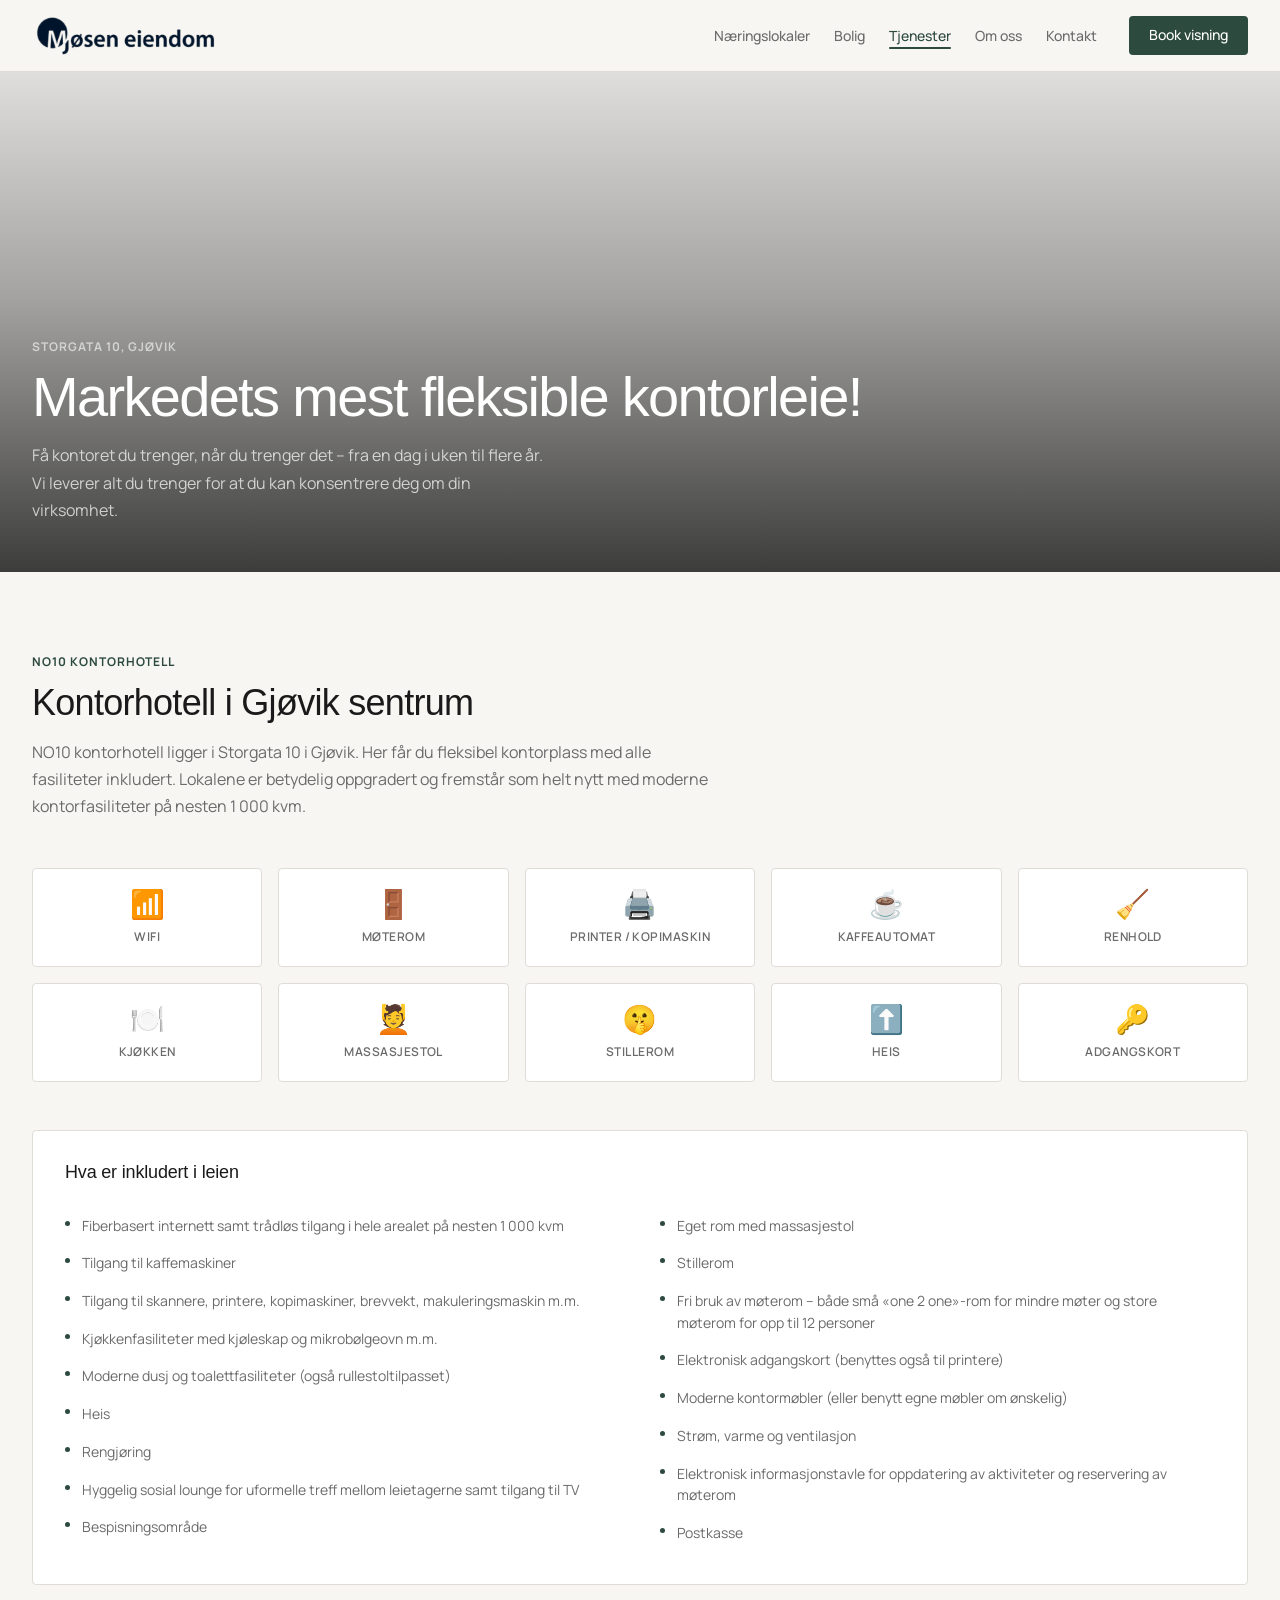
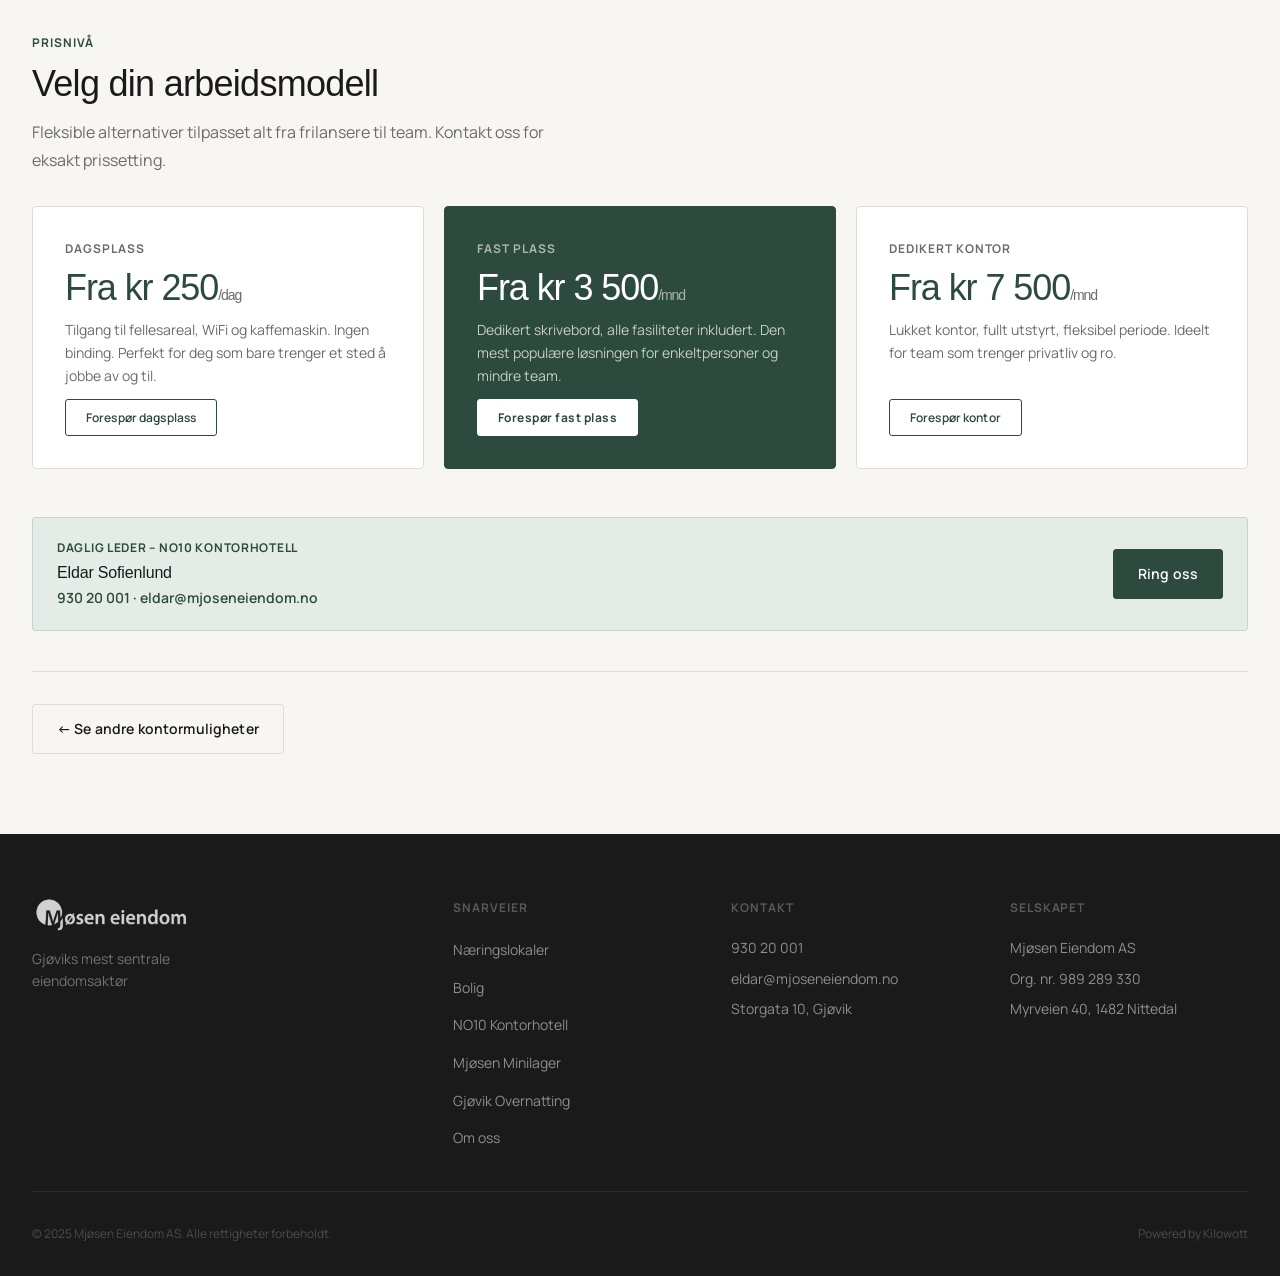
<file: docs/no10.html>
<!DOCTYPE html>
<html lang="nb">
<head>
  <meta charset="UTF-8">
  <meta name="viewport" content="width=device-width, initial-scale=1.0">
  <title>NO10 Kontorhotell – Mjøsen Eiendom</title>
  <meta name="description" content="Markedets mest fleksible kontorleie. Kontorplass i Storgata 10, Gjøvik – fra en dag til flere år.">
  <link rel="preconnect" href="https://fonts.googleapis.com">
  <link rel="preconnect" href="https://fonts.gstatic.com" crossorigin>
  <link href="https://fonts.googleapis.com/css2?family=Manrope:wght@300;400;500;600&display=swap" rel="stylesheet">
  <link rel="stylesheet" href="styles.css">
</head>
<body>

  <header class="site-header" role="banner">
    <div class="container">
      <a href="index.html" class="site-logo" aria-label="Mjøsen Eiendom – tilbake til forsiden">
        <img src="assets/logo.png" alt="Mjøsen Eiendom" height="40" width="auto">
      </a>
      <nav class="site-nav" aria-label="Hovednavigasjon">
        <ul class="site-nav__links" role="list">
          <li><a href="naering.html"         class="site-nav__link">Næringslokaler</a></li>
          <li><a href="bolig.html"           class="site-nav__link">Bolig</a></li>
          <li><a href="index.html#tjenester" class="site-nav__link active">Tjenester</a></li>
          <li><a href="index.html#om-oss"    class="site-nav__link">Om oss</a></li>
          <li><a href="kontakt.html"         class="site-nav__link">Kontakt</a></li>
        </ul>
        <a href="kontakt.html" class="site-nav__cta">Book visning</a>
      </nav>
      <button class="nav-toggle" aria-label="Åpne navigasjonsmeny" aria-expanded="false" aria-controls="mobile-nav">
        <span></span><span></span><span></span>
      </button>
    </div>
  </header>

  <nav class="mobile-nav" id="mobile-nav" aria-label="Mobilnavigasjon" aria-hidden="true">
    <ul class="mobile-nav__links" role="list">
      <li><a href="naering.html"         class="mobile-nav__link">Næringslokaler</a></li>
      <li><a href="bolig.html"           class="mobile-nav__link">Bolig</a></li>
      <li><a href="index.html#tjenester" class="mobile-nav__link">Tjenester</a></li>
      <li><a href="index.html#om-oss"    class="mobile-nav__link">Om oss</a></li>
      <li><a href="kontakt.html"         class="mobile-nav__link">Kontakt</a></li>
    </ul>
    <a href="kontakt.html" class="mobile-nav__phone">Book visning</a>
  </nav>

  <main>

    <!-- Hero -->
    <div class="page-hero page-hero--tall" aria-label="NO10 Kontorhotell">
      <div class="page-hero__bg" style="background-image: url('https://images.unsplash.com/photo-1497366216548-37526070297c?w=1600&q=80');"></div>
      <div class="page-hero__content">
        <div class="container">
          <span class="page-hero__eyebrow">Storgata 10, Gjøvik</span>
          <h1 class="page-hero__title">Markedets mest fleksible kontorleie!</h1>
          <p class="page-hero__subtitle">Få kontoret du trenger, når du trenger det – fra en dag i uken til flere år. Vi leverer alt du trenger for at du kan konsentrere deg om din virksomhet.</p>
        </div>
      </div>
    </div>

    <!-- Ingress -->
    <section class="section" aria-labelledby="no10-heading">
      <div class="container">

        <div class="section-header">
          <span class="section-label">NO10 Kontorhotell</span>
          <h2 class="section-title" id="no10-heading">Kontorhotell i Gjøvik sentrum</h2>
          <p class="section-intro" style="max-width:680px;">
            NO10 kontorhotell ligger i Storgata 10 i Gjøvik. Her får du fleksibel kontorplass med alle fasiliteter inkludert. Lokalene er betydelig oppgradert og fremstår som helt nytt med moderne kontorfasiliteter på nesten 1&nbsp;000 kvm.
          </p>
        </div>

        <!-- Amenity grid -->
        <div class="amenity-grid" aria-label="Fasiliteter inkludert i leien">
          <div class="amenity-card">
            <span class="amenity-card__icon" aria-hidden="true">📶</span>
            <span class="amenity-card__label">WiFi</span>
          </div>
          <div class="amenity-card">
            <span class="amenity-card__icon" aria-hidden="true">🚪</span>
            <span class="amenity-card__label">Møterom</span>
          </div>
          <div class="amenity-card">
            <span class="amenity-card__icon" aria-hidden="true">🖨️</span>
            <span class="amenity-card__label">Printer / Kopimaskin</span>
          </div>
          <div class="amenity-card">
            <span class="amenity-card__icon" aria-hidden="true">☕</span>
            <span class="amenity-card__label">Kaffeautomat</span>
          </div>
          <div class="amenity-card">
            <span class="amenity-card__icon" aria-hidden="true">🧹</span>
            <span class="amenity-card__label">Renhold</span>
          </div>
          <div class="amenity-card">
            <span class="amenity-card__icon" aria-hidden="true">🍽️</span>
            <span class="amenity-card__label">Kjøkken</span>
          </div>
          <div class="amenity-card">
            <span class="amenity-card__icon" aria-hidden="true">💆</span>
            <span class="amenity-card__label">Massasjestol</span>
          </div>
          <div class="amenity-card">
            <span class="amenity-card__icon" aria-hidden="true">🤫</span>
            <span class="amenity-card__label">Stillerom</span>
          </div>
          <div class="amenity-card">
            <span class="amenity-card__icon" aria-hidden="true">⬆️</span>
            <span class="amenity-card__label">Heis</span>
          </div>
          <div class="amenity-card">
            <span class="amenity-card__icon" aria-hidden="true">🔑</span>
            <span class="amenity-card__label">Adgangskort</span>
          </div>
        </div>

        <!-- Full included list -->
        <div class="included-section" aria-label="Alt som er inkludert i leien">
          <h3 class="included-section__title">Hva er inkludert i leien</h3>
          <ul class="included-list">
            <li>Fiberbasert internett samt trådløs tilgang i hele arealet på nesten 1&nbsp;000 kvm</li>
            <li>Tilgang til kaffemaskiner</li>
            <li>Tilgang til skannere, printere, kopimaskiner, brevvekt, makuleringsmaskin m.m.</li>
            <li>Kjøkkenfasiliteter med kjøleskap og mikrobølgeovn m.m.</li>
            <li>Moderne dusj og toalettfasiliteter (også rullestoltilpasset)</li>
            <li>Heis</li>
            <li>Rengjøring</li>
            <li>Hyggelig sosial lounge for uformelle treff mellom leietagerne samt tilgang til TV</li>
            <li>Bespisningsområde</li>
            <li>Eget rom med massasjestol</li>
            <li>Stillerom</li>
            <li>Fri bruk av møterom – både små «one 2 one»-rom for mindre møter og store møterom for opp til 12 personer</li>
            <li>Elektronisk adgangskort (benyttes også til printere)</li>
            <li>Moderne kontormøbler (eller benytt egne møbler om ønskelig)</li>
            <li>Strøm, varme og ventilasjon</li>
            <li>Elektronisk informasjonstavle for oppdatering av aktiviteter og reservering av møterom</li>
            <li>Postkasse</li>
          </ul>
        </div>

        <!-- Pricing -->
        <div class="section-header" style="margin-bottom: var(--sp-8);">
          <span class="section-label">Prisnivå</span>
          <h2 class="section-title">Velg din arbeidsmodell</h2>
          <p class="section-intro">Fleksible alternativer tilpasset alt fra frilansere til team. Kontakt oss for eksakt prissetting.</p>
        </div>

        <div class="pricing-grid" aria-label="Prisalternativer">
          <div class="pricing-card">
            <span class="pricing-card__label">Dagsplass</span>
            <div class="pricing-card__price">Fra kr 250<span style="font-size:var(--text-sm);font-weight:400;color:var(--color-text-muted)">/dag</span></div>
            <p class="pricing-card__desc">Tilgang til fellesareal, WiFi og kaffemaskin. Ingen binding. Perfekt for deg som bare trenger et sted å jobbe av og til.</p>
            <a href="mailto:eldar@mjoseneiendom.no" class="btn btn--ghost" style="align-self:flex-start;">Forespør dagsplass</a>
          </div>

          <div class="pricing-card pricing-card--featured">
            <span class="pricing-card__label">Fast plass</span>
            <div class="pricing-card__price">Fra kr 3&nbsp;500<span style="font-size:var(--text-sm);font-weight:400;color:rgba(255,255,255,0.6)">/mnd</span></div>
            <p class="pricing-card__desc">Dedikert skrivebord, alle fasiliteter inkludert. Den mest populære løsningen for enkeltpersoner og mindre team.</p>
            <a href="mailto:eldar@mjoseneiendom.no" class="btn" style="background:#fff;color:var(--color-accent);border:1.5px solid #fff;font-size:var(--text-xs);font-weight:700;letter-spacing:0.04em;padding:var(--sp-2) var(--sp-5);min-height:36px;border-radius:3px;align-self:flex-start;">Forespør fast plass</a>
          </div>

          <div class="pricing-card">
            <span class="pricing-card__label">Dedikert kontor</span>
            <div class="pricing-card__price">Fra kr 7&nbsp;500<span style="font-size:var(--text-sm);font-weight:400;color:var(--color-text-muted)">/mnd</span></div>
            <p class="pricing-card__desc">Lukket kontor, fullt utstyrt, fleksibel periode. Ideelt for team som trenger privatliv og ro.</p>
            <a href="mailto:eldar@mjoseneiendom.no" class="btn btn--ghost" style="align-self:flex-start;">Forespør kontor</a>
          </div>
        </div>

        <!-- Contact CTA -->
        <div class="contact-cta-block" aria-label="Kontakt Eldar Sofienlund om NO10">
          <div>
            <div class="contact-cta-block__role">Daglig leder – NO10 Kontorhotell</div>
            <div class="contact-cta-block__name">Eldar Sofienlund</div>
            <div class="contact-cta-block__phone">
              <a href="tel:93020001">930 20 001</a> ·
              <a href="mailto:eldar@mjoseneiendom.no" style="color:var(--color-accent);font-weight:600;">eldar@mjoseneiendom.no</a>
            </div>
          </div>
          <a href="tel:93020001" class="btn btn--primary">Ring oss</a>
        </div>

        <!-- Back link -->
        <div style="margin-top: var(--sp-10); padding-top: var(--sp-8); border-top: 1px solid var(--color-border);">
          <a href="naering.html" class="btn btn--secondary" aria-label="Se andre kontormuligheter">← Se andre kontormuligheter</a>
        </div>

      </div>
    </section>

  </main>

  <footer class="site-footer" role="contentinfo">
    <div class="container">
      <div class="footer-grid">
        <div>
          <a href="index.html" class="footer-logo"><img src="assets/logo.png" alt="Mjøsen Eiendom" loading="lazy"></a>
          <p class="footer-tagline">Gjøviks mest sentrale eiendomsaktør</p>
        </div>
        <div>
          <div class="footer-col__heading">Snarveier</div>
          <ul class="footer-links" role="list">
            <li><a href="naering.html"         class="footer-link">Næringslokaler</a></li>
            <li><a href="bolig.html"           class="footer-link">Bolig</a></li>
            <li><a href="no10.html"            class="footer-link">NO10 Kontorhotell</a></li>
            <li><a href="index.html#tjenester" class="footer-link">Mjøsen Minilager</a></li>
            <li><a href="index.html#tjenester" class="footer-link">Gjøvik Overnatting</a></li>
            <li><a href="index.html#om-oss"    class="footer-link">Om oss</a></li>
          </ul>
        </div>
        <div>
          <div class="footer-col__heading">Kontakt</div>
          <div class="footer-contact-item"><a href="tel:93020001">930 20 001</a></div>
          <div class="footer-contact-item"><a href="mailto:eldar@mjoseneiendom.no">eldar@mjoseneiendom.no</a></div>
          <div class="footer-contact-item">Storgata 10, Gjøvik</div>
        </div>
        <div>
          <div class="footer-col__heading">Selskapet</div>
          <div class="footer-contact-item">Mjøsen Eiendom AS</div>
          <div class="footer-contact-item">Org. nr. 989 289 330</div>
          <div class="footer-contact-item">Myrveien 40, 1482 Nittedal</div>
        </div>
      </div>
      <div class="footer-bottom">
        <p class="footer-legal">© 2025 Mjøsen Eiendom AS. Alle rettigheter forbeholdt.</p>
        <p class="footer-legal">Powered by Kilowott</p>
      </div>
    </div>
  </footer>

  <script src="script.js"></script>
</body>
</html>
</file>
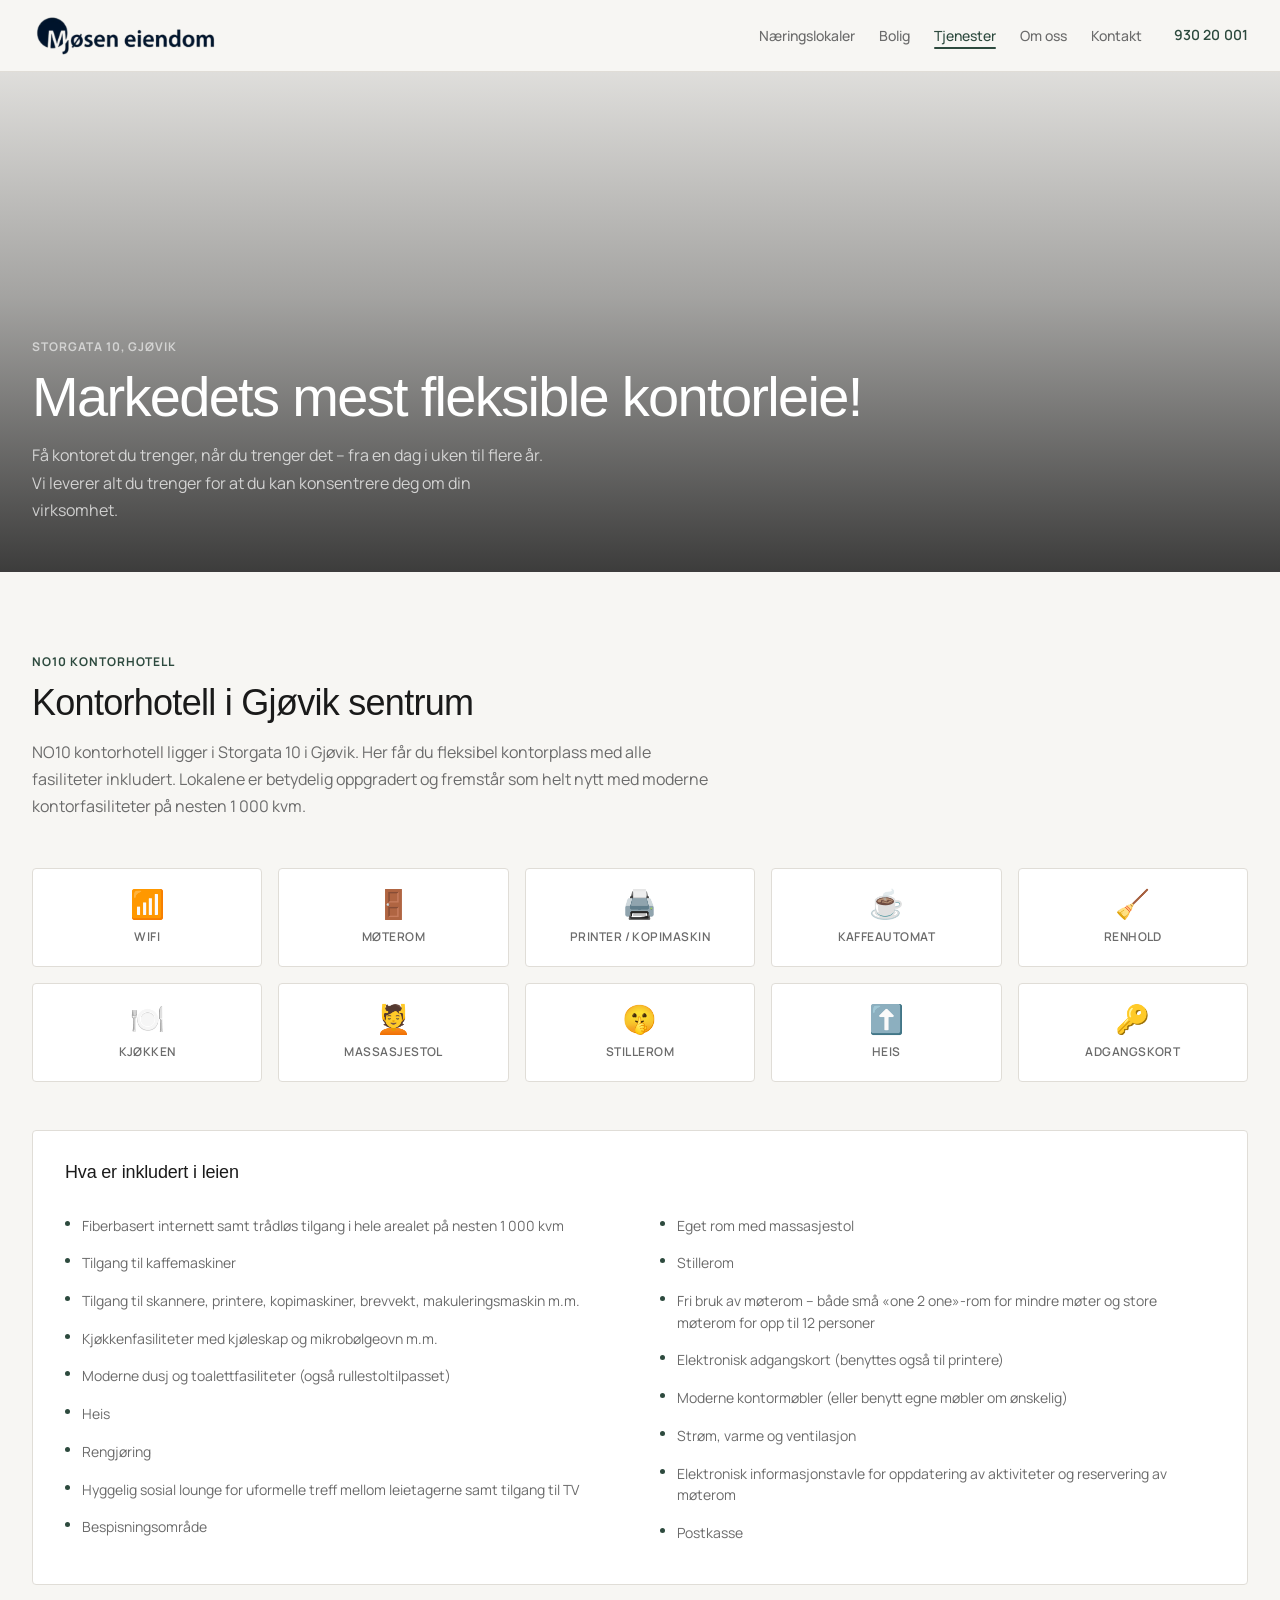
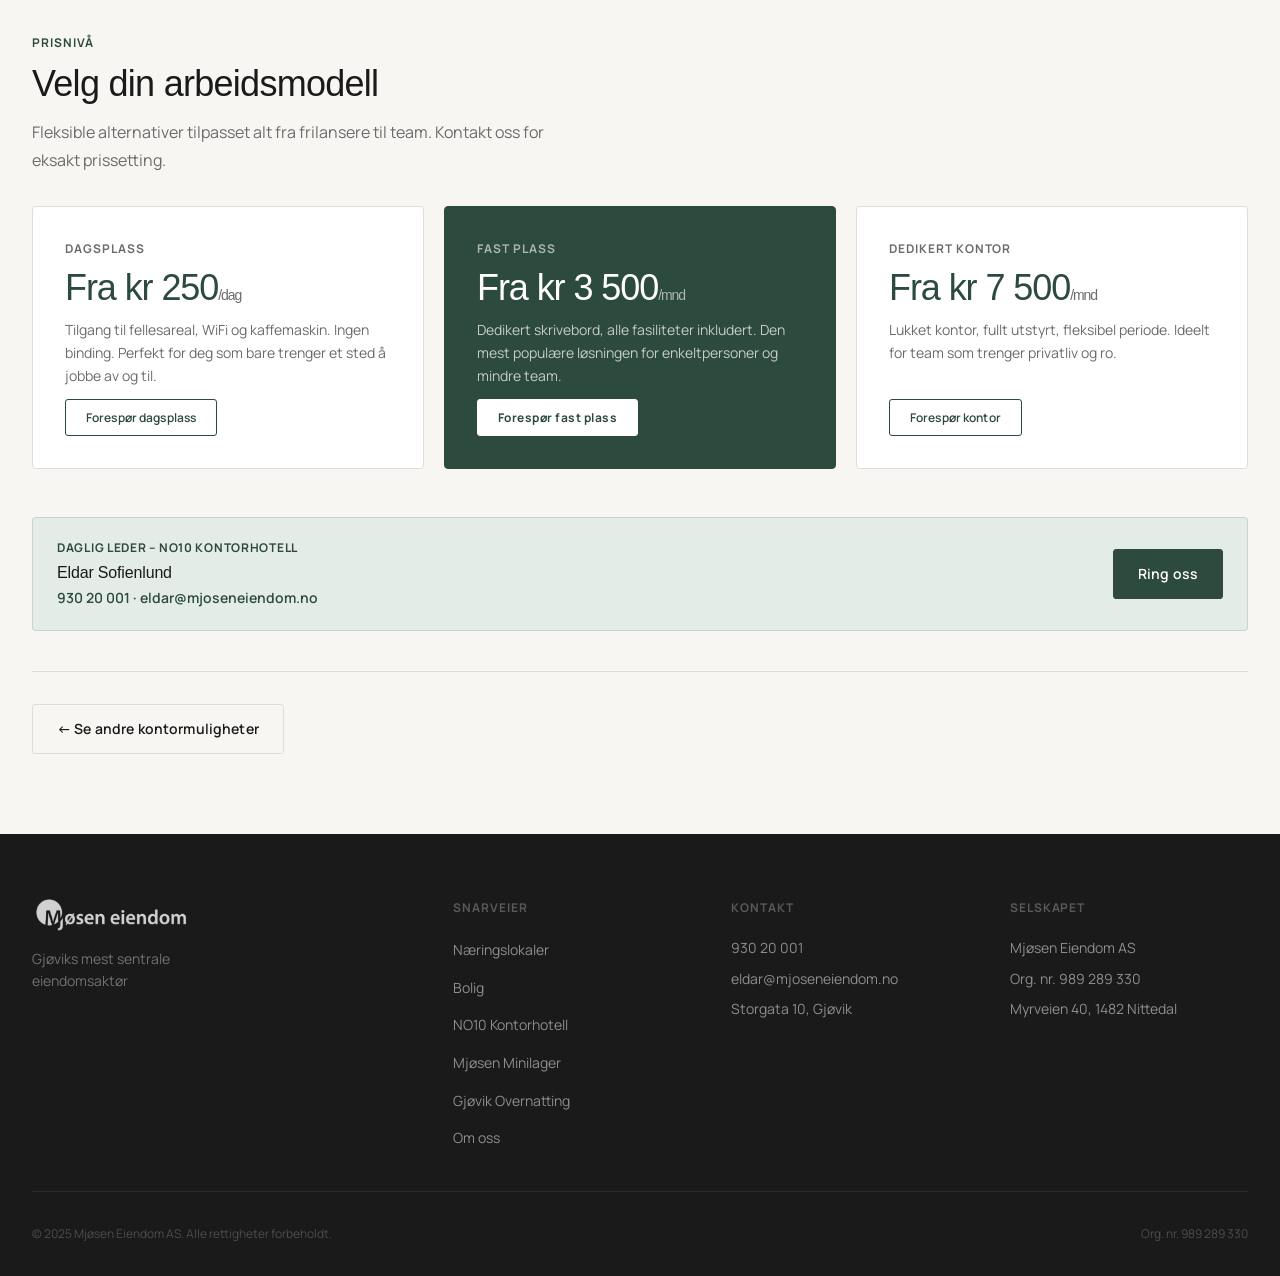
<file: src/no10.html>
<!DOCTYPE html>
<html lang="nb">
<head>
  <meta charset="UTF-8">
  <meta name="viewport" content="width=device-width, initial-scale=1.0">
  <title>NO10 Kontorhotell – Mjøsen Eiendom</title>
  <meta name="description" content="Markedets mest fleksible kontorleie. Kontorplass i Storgata 10, Gjøvik – fra en dag til flere år.">
  <link rel="preconnect" href="https://fonts.googleapis.com">
  <link rel="preconnect" href="https://fonts.gstatic.com" crossorigin>
  <link href="https://fonts.googleapis.com/css2?family=Manrope:wght@300;400;500;600&display=swap" rel="stylesheet">
  <link rel="stylesheet" href="styles.css">
</head>
<body>

  <header class="site-header" role="banner">
    <div class="container">
      <a href="index.html" class="site-logo" aria-label="Mjøsen Eiendom – tilbake til forsiden">
        <img src="../assets/logo.png" alt="Mjøsen Eiendom" height="40" width="auto">
      </a>
      <nav class="site-nav" aria-label="Hovednavigasjon">
        <ul class="site-nav__links" role="list">
          <li><a href="naering.html"         class="site-nav__link">Næringslokaler</a></li>
          <li><a href="bolig.html"           class="site-nav__link">Bolig</a></li>
          <li><a href="index.html#tjenester" class="site-nav__link active">Tjenester</a></li>
          <li><a href="index.html#om-oss"    class="site-nav__link">Om oss</a></li>
          <li><a href="kontakt.html"         class="site-nav__link">Kontakt</a></li>
        </ul>
        <a href="tel:93020001" class="site-nav__phone" aria-label="Ring oss på 930 20 001">930 20 001</a>
      </nav>
      <button class="nav-toggle" aria-label="Åpne navigasjonsmeny" aria-expanded="false" aria-controls="mobile-nav">
        <span></span><span></span><span></span>
      </button>
    </div>
  </header>

  <nav class="mobile-nav" id="mobile-nav" aria-label="Mobilnavigasjon" aria-hidden="true">
    <ul class="mobile-nav__links" role="list">
      <li><a href="naering.html"         class="mobile-nav__link">Næringslokaler</a></li>
      <li><a href="bolig.html"           class="mobile-nav__link">Bolig</a></li>
      <li><a href="index.html#tjenester" class="mobile-nav__link">Tjenester</a></li>
      <li><a href="index.html#om-oss"    class="mobile-nav__link">Om oss</a></li>
      <li><a href="kontakt.html"         class="mobile-nav__link">Kontakt</a></li>
    </ul>
    <a href="tel:93020001" class="mobile-nav__phone">930 20 001</a>
  </nav>

  <main>

    <!-- Hero -->
    <div class="page-hero page-hero--tall" aria-label="NO10 Kontorhotell">
      <div class="page-hero__bg" style="background-image: url('https://images.unsplash.com/photo-1497366216548-37526070297c?w=1600&q=80');"></div>
      <div class="page-hero__content">
        <div class="container">
          <span class="page-hero__eyebrow">Storgata 10, Gjøvik</span>
          <h1 class="page-hero__title">Markedets mest fleksible kontorleie!</h1>
          <p class="page-hero__subtitle">Få kontoret du trenger, når du trenger det – fra en dag i uken til flere år. Vi leverer alt du trenger for at du kan konsentrere deg om din virksomhet.</p>
        </div>
      </div>
    </div>

    <!-- Ingress -->
    <section class="section" aria-labelledby="no10-heading">
      <div class="container">

        <div class="section-header">
          <span class="section-label">NO10 Kontorhotell</span>
          <h2 class="section-title" id="no10-heading">Kontorhotell i Gjøvik sentrum</h2>
          <p class="section-intro" style="max-width:680px;">
            NO10 kontorhotell ligger i Storgata 10 i Gjøvik. Her får du fleksibel kontorplass med alle fasiliteter inkludert. Lokalene er betydelig oppgradert og fremstår som helt nytt med moderne kontorfasiliteter på nesten 1&nbsp;000 kvm.
          </p>
        </div>

        <!-- Amenity grid -->
        <div class="amenity-grid" aria-label="Fasiliteter inkludert i leien">
          <div class="amenity-card">
            <span class="amenity-card__icon" aria-hidden="true">📶</span>
            <span class="amenity-card__label">WiFi</span>
          </div>
          <div class="amenity-card">
            <span class="amenity-card__icon" aria-hidden="true">🚪</span>
            <span class="amenity-card__label">Møterom</span>
          </div>
          <div class="amenity-card">
            <span class="amenity-card__icon" aria-hidden="true">🖨️</span>
            <span class="amenity-card__label">Printer / Kopimaskin</span>
          </div>
          <div class="amenity-card">
            <span class="amenity-card__icon" aria-hidden="true">☕</span>
            <span class="amenity-card__label">Kaffeautomat</span>
          </div>
          <div class="amenity-card">
            <span class="amenity-card__icon" aria-hidden="true">🧹</span>
            <span class="amenity-card__label">Renhold</span>
          </div>
          <div class="amenity-card">
            <span class="amenity-card__icon" aria-hidden="true">🍽️</span>
            <span class="amenity-card__label">Kjøkken</span>
          </div>
          <div class="amenity-card">
            <span class="amenity-card__icon" aria-hidden="true">💆</span>
            <span class="amenity-card__label">Massasjestol</span>
          </div>
          <div class="amenity-card">
            <span class="amenity-card__icon" aria-hidden="true">🤫</span>
            <span class="amenity-card__label">Stillerom</span>
          </div>
          <div class="amenity-card">
            <span class="amenity-card__icon" aria-hidden="true">⬆️</span>
            <span class="amenity-card__label">Heis</span>
          </div>
          <div class="amenity-card">
            <span class="amenity-card__icon" aria-hidden="true">🔑</span>
            <span class="amenity-card__label">Adgangskort</span>
          </div>
        </div>

        <!-- Full included list -->
        <div class="included-section" aria-label="Alt som er inkludert i leien">
          <h3 class="included-section__title">Hva er inkludert i leien</h3>
          <ul class="included-list">
            <li>Fiberbasert internett samt trådløs tilgang i hele arealet på nesten 1&nbsp;000 kvm</li>
            <li>Tilgang til kaffemaskiner</li>
            <li>Tilgang til skannere, printere, kopimaskiner, brevvekt, makuleringsmaskin m.m.</li>
            <li>Kjøkkenfasiliteter med kjøleskap og mikrobølgeovn m.m.</li>
            <li>Moderne dusj og toalettfasiliteter (også rullestoltilpasset)</li>
            <li>Heis</li>
            <li>Rengjøring</li>
            <li>Hyggelig sosial lounge for uformelle treff mellom leietagerne samt tilgang til TV</li>
            <li>Bespisningsområde</li>
            <li>Eget rom med massasjestol</li>
            <li>Stillerom</li>
            <li>Fri bruk av møterom – både små «one 2 one»-rom for mindre møter og store møterom for opp til 12 personer</li>
            <li>Elektronisk adgangskort (benyttes også til printere)</li>
            <li>Moderne kontormøbler (eller benytt egne møbler om ønskelig)</li>
            <li>Strøm, varme og ventilasjon</li>
            <li>Elektronisk informasjonstavle for oppdatering av aktiviteter og reservering av møterom</li>
            <li>Postkasse</li>
          </ul>
        </div>

        <!-- Pricing -->
        <div class="section-header" style="margin-bottom: var(--sp-8);">
          <span class="section-label">Prisnivå</span>
          <h2 class="section-title">Velg din arbeidsmodell</h2>
          <p class="section-intro">Fleksible alternativer tilpasset alt fra frilansere til team. Kontakt oss for eksakt prissetting.</p>
        </div>

        <div class="pricing-grid" aria-label="Prisalternativer">
          <div class="pricing-card">
            <span class="pricing-card__label">Dagsplass</span>
            <div class="pricing-card__price">Fra kr 250<span style="font-size:var(--text-sm);font-weight:400;color:var(--color-text-muted)">/dag</span></div>
            <p class="pricing-card__desc">Tilgang til fellesareal, WiFi og kaffemaskin. Ingen binding. Perfekt for deg som bare trenger et sted å jobbe av og til.</p>
            <a href="mailto:eldar@mjoseneiendom.no" class="btn btn--ghost" style="align-self:flex-start;">Forespør dagsplass</a>
          </div>

          <div class="pricing-card pricing-card--featured">
            <span class="pricing-card__label">Fast plass</span>
            <div class="pricing-card__price">Fra kr 3&nbsp;500<span style="font-size:var(--text-sm);font-weight:400;color:rgba(255,255,255,0.6)">/mnd</span></div>
            <p class="pricing-card__desc">Dedikert skrivebord, alle fasiliteter inkludert. Den mest populære løsningen for enkeltpersoner og mindre team.</p>
            <a href="mailto:eldar@mjoseneiendom.no" class="btn" style="background:#fff;color:var(--color-accent);border:1.5px solid #fff;font-size:var(--text-xs);font-weight:700;letter-spacing:0.04em;padding:var(--sp-2) var(--sp-5);min-height:36px;border-radius:3px;align-self:flex-start;">Forespør fast plass</a>
          </div>

          <div class="pricing-card">
            <span class="pricing-card__label">Dedikert kontor</span>
            <div class="pricing-card__price">Fra kr 7&nbsp;500<span style="font-size:var(--text-sm);font-weight:400;color:var(--color-text-muted)">/mnd</span></div>
            <p class="pricing-card__desc">Lukket kontor, fullt utstyrt, fleksibel periode. Ideelt for team som trenger privatliv og ro.</p>
            <a href="mailto:eldar@mjoseneiendom.no" class="btn btn--ghost" style="align-self:flex-start;">Forespør kontor</a>
          </div>
        </div>

        <!-- Contact CTA -->
        <div class="contact-cta-block" aria-label="Kontakt Eldar Sofienlund om NO10">
          <div>
            <div class="contact-cta-block__role">Daglig leder – NO10 Kontorhotell</div>
            <div class="contact-cta-block__name">Eldar Sofienlund</div>
            <div class="contact-cta-block__phone">
              <a href="tel:93020001">930 20 001</a> ·
              <a href="mailto:eldar@mjoseneiendom.no" style="color:var(--color-accent);font-weight:600;">eldar@mjoseneiendom.no</a>
            </div>
          </div>
          <a href="tel:93020001" class="btn btn--primary">Ring oss</a>
        </div>

        <!-- Back link -->
        <div style="margin-top: var(--sp-10); padding-top: var(--sp-8); border-top: 1px solid var(--color-border);">
          <a href="naering.html" class="btn btn--secondary" aria-label="Se andre kontormuligheter">← Se andre kontormuligheter</a>
        </div>

      </div>
    </section>

  </main>

  <footer class="site-footer" role="contentinfo">
    <div class="container">
      <div class="footer-grid">
        <div>
          <a href="index.html" class="footer-logo"><img src="../assets/logo.png" alt="Mjøsen Eiendom" loading="lazy"></a>
          <p class="footer-tagline">Gjøviks mest sentrale eiendomsaktør</p>
        </div>
        <div>
          <div class="footer-col__heading">Snarveier</div>
          <ul class="footer-links" role="list">
            <li><a href="naering.html"         class="footer-link">Næringslokaler</a></li>
            <li><a href="bolig.html"           class="footer-link">Bolig</a></li>
            <li><a href="no10.html"            class="footer-link">NO10 Kontorhotell</a></li>
            <li><a href="index.html#tjenester" class="footer-link">Mjøsen Minilager</a></li>
            <li><a href="index.html#tjenester" class="footer-link">Gjøvik Overnatting</a></li>
            <li><a href="index.html#om-oss"    class="footer-link">Om oss</a></li>
          </ul>
        </div>
        <div>
          <div class="footer-col__heading">Kontakt</div>
          <div class="footer-contact-item"><a href="tel:93020001">930 20 001</a></div>
          <div class="footer-contact-item"><a href="mailto:eldar@mjoseneiendom.no">eldar@mjoseneiendom.no</a></div>
          <div class="footer-contact-item">Storgata 10, Gjøvik</div>
        </div>
        <div>
          <div class="footer-col__heading">Selskapet</div>
          <div class="footer-contact-item">Mjøsen Eiendom AS</div>
          <div class="footer-contact-item">Org. nr. 989 289 330</div>
          <div class="footer-contact-item">Myrveien 40, 1482 Nittedal</div>
        </div>
      </div>
      <div class="footer-bottom">
        <p class="footer-legal">© 2025 Mjøsen Eiendom AS. Alle rettigheter forbeholdt.</p>
        <p class="footer-legal">Org. nr. 989 289 330</p>
      </div>
    </div>
  </footer>

  <script src="script.js"></script>
</body>
</html>
</file>
<file: docs/styles.css>
/* ============================================================
   MJØSEN EIENDOM – DESIGN SYSTEM
   Scandinavian minimalism. Editorial feel. Production quality.
   ============================================================ */

@import url('https://fonts.googleapis.com/css2?family=Manrope:wght@300;400;500;600&display=swap');

/* ── Custom Properties ─────────────────────────────────────── */
:root {
  /* Palette */
  --color-bg:           #F7F6F3;
  --color-surface:      #FFFFFF;
  --color-surface-alt:  #F0EDE8;
  --color-text:         #1A1A1A;
  --color-text-muted:   #6B6B6B;
  --color-text-light:   #A8A49E;
  --color-accent:       #2D4A3E;
  --color-accent-hover: #233B31;
  --color-accent-light: #E4ECE8;
  --color-border:       #E0DDD7;
  --color-border-light: #EAE7E2;
  --color-status-ledig: #2D4A3E;
  --color-status-bg:    #E4ECE8;
  --color-overlay:      rgba(20, 20, 20, 0.55);

  /* Typography */
  --font-heading: 'Neue Haas Grotesk', 'Helvetica Neue', Helvetica, Arial, sans-serif;
  --font-body:    'Manrope', 'Helvetica Neue', Arial, sans-serif;

  --text-xs:   0.75rem;
  --text-sm:   0.875rem;
  --text-base: 1rem;
  --text-lg:   1.125rem;
  --text-xl:   1.5rem;
  --text-2xl:  2.25rem;
  --text-3xl:  3.5rem;

  /* Spacing */
  --sp-1:  0.25rem;
  --sp-2:  0.5rem;
  --sp-3:  0.75rem;
  --sp-4:  1rem;
  --sp-5:  1.25rem;
  --sp-6:  1.5rem;
  --sp-8:  2rem;
  --sp-10: 2.5rem;
  --sp-12: 3rem;
  --sp-16: 4rem;
  --sp-20: 5rem;
  --sp-24: 6rem;

  /* Layout */
  --container-max: 1280px;
  --header-h:      72px;

  /* Motion */
  --t-fast: 150ms ease;
  --t-base: 200ms ease;
  --t-slow: 300ms ease;

  /* Z-index */
  --z-card:    10;
  --z-sticky:  20;
  --z-overlay: 40;
  --z-modal:   50;
}

/* ── Reset ─────────────────────────────────────────────────── */
*, *::before, *::after { box-sizing: border-box; margin: 0; padding: 0; }
html { scroll-behavior: smooth; }
body {
  font-family: var(--font-body);
  font-size: var(--text-base);
  font-weight: 400;
  line-height: 1.6;
  color: var(--color-text);
  background: var(--color-bg);
  -webkit-font-smoothing: antialiased;
  -moz-osx-font-smoothing: grayscale;
  padding-top: var(--header-h);
}

/* Index hero pulls itself back up to fill behind the transparent nav */
body.has-hero { padding-top: 0; }
img { display: block; max-width: 100%; }
a { color: inherit; text-decoration: none; }
ul, ol { list-style: none; }
button { font-family: inherit; cursor: pointer; border: none; background: none; }

/* ── Typography ────────────────────────────────────────────── */
h1, h2, h3, h4, h5 {
  font-family: var(--font-heading);
  font-weight: 500;
  letter-spacing: -0.02em;
  line-height: 1.1;
}
p { line-height: 1.65; }

/* ── Layout Primitives ─────────────────────────────────────── */
.container {
  width: 100%;
  max-width: var(--container-max);
  margin-inline: auto;
  padding-inline: var(--sp-8);
}

.section { padding-block: var(--sp-20); }
.section--alt { background: var(--color-surface); }

.section-header { margin-bottom: var(--sp-12); }

.section-label {
  display: block;
  font-size: var(--text-xs);
  font-weight: 700;
  letter-spacing: 0.08em;
  text-transform: uppercase;
  color: var(--color-accent);
  margin-bottom: var(--sp-3);
}

.section-title {
  font-family: var(--font-heading);
  font-size: var(--text-2xl);
  font-weight: 500;
  letter-spacing: -0.02em;
  color: var(--color-text);
  margin-bottom: var(--sp-4);
}

.section-intro {
  font-size: var(--text-base);
  color: var(--color-text-muted);
  max-width: 540px;
  line-height: 1.7;
}

/* ── Buttons ───────────────────────────────────────────────── */
.btn {
  display: inline-flex;
  align-items: center;
  gap: var(--sp-2);
  font-family: var(--font-body);
  font-size: var(--text-sm);
  font-weight: 600;
  letter-spacing: 0.01em;
  padding: calc(var(--sp-3) + 1px) var(--sp-6);
  border-radius: 3px;
  min-height: 44px;
  white-space: nowrap;
  cursor: pointer;
  transition: background var(--t-base), color var(--t-base), border-color var(--t-base);
}

.btn--primary {
  background: var(--color-accent);
  color: #fff;
  border: 1.5px solid var(--color-accent);
}
.btn--primary:hover { background: var(--color-accent-hover); border-color: var(--color-accent-hover); }

.btn--secondary {
  background: transparent;
  color: var(--color-text);
  border: 1.5px solid var(--color-border);
}
.btn--secondary:hover { border-color: var(--color-text); }

.btn--ghost {
  background: transparent;
  color: var(--color-accent);
  border: 1.5px solid var(--color-accent);
  font-size: var(--text-xs);
  padding: var(--sp-2) var(--sp-5);
  min-height: 36px;
}
.btn--ghost:hover { background: var(--color-accent); color: #fff; }

/* ── Badge ─────────────────────────────────────────────────── */
.badge {
  display: inline-flex;
  align-items: center;
  font-size: 10px;
  font-weight: 700;
  letter-spacing: 0.06em;
  text-transform: uppercase;
  padding: 3px 8px;
  border-radius: 2px;
  flex-shrink: 0;
  line-height: 1.4;
}
.badge--ledig  { background: var(--color-status-bg); color: var(--color-status-ledig); }
.badge--utleid { background: #EBEBEA; color: #888; }

/* ── Site Header ───────────────────────────────────────────── */
.site-header {
  position: fixed;
  top: 0;
  left: 0;
  right: 0;
  z-index: var(--z-sticky);
  height: var(--header-h);
  background: rgba(247, 246, 243, 0.96);
  backdrop-filter: blur(8px);
  -webkit-backdrop-filter: blur(8px);
  border-bottom: 1px solid var(--color-border);
  transition: background var(--t-slow), border-color var(--t-slow);
}

/* Transparent state — hero pages only, before scroll */
.site-header--transparent {
  background: transparent;
  border-bottom-color: transparent;
  backdrop-filter: none;
  -webkit-backdrop-filter: none;
}
.site-header--transparent .site-nav__link { color: rgba(255,255,255,0.75); }
.site-header--transparent .site-nav__link:hover { color: #fff; }
.site-header--transparent .site-nav__phone { color: #fff; }
.site-header--transparent .nav-toggle span { background: #fff; }

/* Scrolled state — light ink */
.site-header--scrolled {
  background: #F5F4F0;
  border-bottom-color: var(--color-border);
  backdrop-filter: blur(8px);
  -webkit-backdrop-filter: blur(8px);
}
.site-header--scrolled .site-nav__link { color: var(--color-text-muted); }
.site-header--scrolled .site-nav__link:hover { color: var(--color-accent); }
.site-header--scrolled .site-logo img { filter: none; }
.site-header--scrolled .nav-toggle span { background: var(--color-text); }

.site-header .container {
  display: flex;
  align-items: center;
  justify-content: space-between;
  height: 100%;
}

.site-logo { display: flex; align-items: center; flex-shrink: 0; }
.site-logo img { max-height: 40px; width: auto; }

.site-nav { display: flex; align-items: center; gap: var(--sp-8); }

.site-nav__links {
  display: flex;
  align-items: center;
  gap: var(--sp-6);
}

.site-nav__link {
  font-size: var(--text-sm);
  font-weight: 500;
  color: var(--color-text-muted);
  position: relative;
  padding-bottom: 2px;
  transition: color var(--t-base);
}
.site-nav__link:hover { color: var(--color-accent); }
.site-nav__link.active { color: var(--color-accent); }
.site-nav__link.active::after {
  content: '';
  position: absolute;
  bottom: -2px;
  left: 0; right: 0;
  height: 2px;
  background: var(--color-accent);
  border-radius: 1px;
}

.site-nav__phone {
  font-size: var(--text-sm);
  font-weight: 600;
  color: var(--color-accent);
  letter-spacing: 0.01em;
  transition: color var(--t-base);
}
.site-nav__phone:hover { color: var(--color-accent-hover); }

.site-nav__cta {
  display: inline-flex;
  align-items: center;
  font-size: var(--text-sm);
  font-weight: 500;
  color: #fff;
  background: var(--color-accent);
  padding: 0.5rem 1.25rem;
  border-radius: 4px;
  white-space: nowrap;
  text-decoration: none;
  transition: background var(--t-base);
}
.site-nav__cta:hover { background: var(--color-accent-hover); color: #fff; }

/* Hamburger */
.nav-toggle {
  display: none;
  flex-direction: column;
  gap: 5px;
  width: 28px;
  padding: 4px;
  cursor: pointer;
}
.nav-toggle span {
  display: block;
  width: 100%;
  height: 1.5px;
  background: var(--color-text);
  border-radius: 1px;
  transition: transform var(--t-slow), opacity var(--t-slow);
}
.nav-toggle.open span:nth-child(1) { transform: translateY(6.5px) rotate(45deg); }
.nav-toggle.open span:nth-child(2) { opacity: 0; transform: scaleX(0); }
.nav-toggle.open span:nth-child(3) { transform: translateY(-6.5px) rotate(-45deg); }

/* Mobile nav overlay */
.mobile-nav {
  display: none;
  position: fixed;
  inset: 0;
  background: var(--color-bg);
  z-index: calc(var(--z-sticky) - 1);
  flex-direction: column;
  align-items: center;
  justify-content: center;
  gap: var(--sp-8);
  padding-top: var(--header-h);
}
.mobile-nav.open { display: flex; }
.mobile-nav__links { display: flex; flex-direction: column; align-items: center; gap: var(--sp-6); }
.mobile-nav__link {
  font-family: var(--font-heading);
  font-size: var(--text-xl);
  font-weight: 500;
  letter-spacing: -0.02em;
  color: var(--color-text);
  transition: color var(--t-base);
}
.mobile-nav__link:hover { color: var(--color-accent); }
.mobile-nav__phone {
  font-size: var(--text-lg);
  font-weight: 600;
  color: var(--color-accent);
  margin-top: var(--sp-4);
}

/* ── Hero – Cinematic full-viewport ────────────────────────── */
.hero {
  position: relative;
  height: 100vh;
  min-height: 600px;
  display: flex;
  flex-direction: column;
  overflow: hidden;
}

/* Background image */
.hero__bg {
  position: absolute;
  inset: 0;
  background-image: url('https://images.unsplash.com/photo-1477959858617-67f85cf4f1df?w=1920&q=90');
  background-size: cover;
  background-position: center;
  z-index: 0;
}

/* Dark overlay */
.hero__bg::after {
  content: '';
  position: absolute;
  inset: 0;
  background: linear-gradient(to bottom, rgba(0,0,0,0.45) 0%, rgba(0,0,0,0.65) 100%);
}

/* Center content area */
.hero__center {
  position: relative;
  z-index: 1;
  flex: 1;
  display: flex;
  align-items: center;
  justify-content: center;
  text-align: center;
  padding-top: var(--header-h);
}

.hero__content {
  max-width: 760px;
  padding-inline: var(--sp-8);
}

.hero__title {
  font-family: var(--font-heading);
  font-size: clamp(2.5rem, 6vw, 5rem);
  font-weight: 500;
  letter-spacing: -0.02em;
  line-height: 1.05;
  color: #fff;
  margin-bottom: var(--sp-6);
}

.hero__subtitle {
  font-size: 1.25rem;
  color: rgba(255,255,255,0.6);
  line-height: 1.6;
  max-width: 600px;
  margin-inline: auto;
  margin-bottom: var(--sp-10);
}

.hero__actions {
  display: flex;
  gap: var(--sp-4);
  flex-wrap: wrap;
  justify-content: center;
}

/* CTA buttons inside hero */
.hero__actions .btn--primary {
  background: var(--color-accent);
  color: #fff;
  border-color: var(--color-accent);
}
.hero__actions .btn--primary:hover {
  background: var(--color-accent-hover);
  border-color: var(--color-accent-hover);
}
.hero__actions .btn--outline-white {
  background: transparent;
  color: #fff;
  border: 1.5px solid rgba(255,255,255,0.7);
}
.hero__actions .btn--outline-white:hover {
  background: rgba(255,255,255,0.12);
  border-color: #fff;
}

/* Stats ticker pinned to bottom of hero */
.ticker-wrapper {
  position: relative;
  z-index: 1;
  background: rgba(0,0,0,0.5);
  backdrop-filter: blur(4px);
  -webkit-backdrop-filter: blur(4px);
  overflow: hidden;
  padding-block: var(--sp-5);
  flex-shrink: 0;
}

.ticker-track {
  display: flex;
  align-items: center;
  width: max-content;
  white-space: nowrap;
  animation: ticker 20s linear infinite;
}
.ticker-track:hover { animation-play-state: paused; }

@keyframes ticker {
  from { transform: translateX(0); }
  to   { transform: translateX(-50%); }
}

.hero__stat {
  display: inline-flex;
  flex-direction: column;
  align-items: center;
  gap: 2px;
  padding-inline: var(--sp-10);
  border-right: 1px solid rgba(255,255,255,0.15);
  flex-shrink: 0;
}

.hero__stat-number {
  font-family: var(--font-heading);
  font-size: var(--text-lg);
  font-weight: 500;
  color: #fff;
  letter-spacing: -0.01em;
}

.hero__stat-label {
  font-size: var(--text-xs);
  font-weight: 600;
  letter-spacing: 0.06em;
  text-transform: uppercase;
  color: rgba(255,255,255,0.55);
}

/* ── Stats Strip ───────────────────────────────────────────── */
.stats-strip {
  background: var(--color-accent);
  padding-block: var(--sp-5);
  overflow: hidden;
}

.stats-strip__track {
  display: flex;
  align-items: center;
  gap: 0;
  animation: marquee 28s linear infinite;
  width: max-content;
  white-space: nowrap;
}
.stats-strip__track:hover { animation-play-state: paused; }

@keyframes marquee {
  from { transform: translateX(0); }
  to   { transform: translateX(-50%); }
}

.stats-strip__item {
  display: inline-flex;
  align-items: center;
  gap: var(--sp-3);
  padding-inline: var(--sp-10);
  flex-shrink: 0;
}

.stats-strip__number {
  font-family: var(--font-heading);
  font-size: var(--text-base);
  font-weight: 500;
  color: #fff;
  letter-spacing: -0.01em;
}

.stats-strip__label {
  font-size: var(--text-sm);
  color: rgba(255,255,255,0.6);
}

.stats-strip__sep {
  width: 1px;
  height: 18px;
  background: rgba(255,255,255,0.2);
  flex-shrink: 0;
}

/* ── Filter Bar ────────────────────────────────────────────── */
.filter-bar {
  display: flex;
  align-items: center;
  gap: var(--sp-2);
  flex-wrap: wrap;
  margin-bottom: var(--sp-8);
}

.filter-chip {
  font-size: var(--text-xs);
  font-weight: 600;
  letter-spacing: 0.04em;
  text-transform: uppercase;
  padding: var(--sp-2) var(--sp-4);
  border: 1.5px solid var(--color-border);
  border-radius: 2px;
  color: var(--color-text-muted);
  background: transparent;
  cursor: pointer;
  min-height: 36px;
  transition: all var(--t-base);
}
.filter-chip:hover { border-color: var(--color-text-muted); color: var(--color-text); }
.filter-chip.active { background: var(--color-accent); border-color: var(--color-accent); color: #fff; }

.filter-availability {
  margin-left: auto;
  display: flex;
  align-items: center;
  gap: var(--sp-2);
  cursor: pointer;
  font-size: var(--text-sm);
  font-weight: 500;
  color: var(--color-text-muted);
  transition: color var(--t-base);
}
.filter-availability:hover { color: var(--color-text); }

.filter-toggle-input {
  appearance: none;
  -webkit-appearance: none;
  width: 36px;
  height: 20px;
  background: var(--color-border);
  border-radius: 10px;
  position: relative;
  cursor: pointer;
  flex-shrink: 0;
  transition: background var(--t-base);
}
.filter-toggle-input::after {
  content: '';
  position: absolute;
  top: 2px; left: 2px;
  width: 16px; height: 16px;
  background: #fff;
  border-radius: 50%;
  transition: transform var(--t-base);
}
.filter-toggle-input:checked { background: var(--color-accent); }
.filter-toggle-input:checked::after { transform: translateX(16px); }

/* ── Property Explorer (næring: list + map) ────────────────── */
.property-explorer {
  display: grid;
  grid-template-columns: 1fr 420px;
  gap: var(--sp-8);
  align-items: start;
}

.property-list {
  display: flex;
  flex-direction: column;
  gap: var(--sp-4);
}

.map-panel {
  position: sticky;
  top: calc(var(--header-h) + var(--sp-6));
  height: 580px;
  border: 1px solid var(--color-border);
  border-radius: 4px;
  overflow: hidden;
}

#property-map { width: 100%; height: 100%; }

/* ── Property Card (list / næring) ────────────────────────── */
.property-card {
  display: flex;
  gap: var(--sp-5);
  padding: var(--sp-5);
  background: var(--color-surface);
  border: 1px solid var(--color-border);
  border-radius: 4px;
  cursor: pointer;
  transition: border-color var(--t-base), box-shadow var(--t-base);
}
.property-card:hover {
  border-color: var(--color-accent);
  box-shadow: 0 2px 16px rgba(45, 74, 62, 0.09);
}
.property-card.highlighted {
  border-color: var(--color-accent);
  box-shadow: 0 0 0 3px rgba(45, 74, 62, 0.13);
}
.property-card:focus-visible {
  outline: 2px solid var(--color-accent);
  outline-offset: 2px;
}

.property-card__image {
  width: 120px;
  flex-shrink: 0;
  border-radius: 3px;
  background: var(--color-accent-light);
  display: flex;
  align-items: center;
  justify-content: center;
  min-height: 90px;
}
.property-card__image-label {
  font-size: 10px;
  font-weight: 600;
  letter-spacing: 0.06em;
  text-transform: uppercase;
  color: var(--color-text-light);
  writing-mode: vertical-rl;
  transform: rotate(180deg);
}

.property-card__body { flex: 1; min-width: 0; }

.property-card__header {
  display: flex;
  align-items: flex-start;
  justify-content: space-between;
  gap: var(--sp-3);
  margin-bottom: var(--sp-2);
}

.property-card__address {
  font-family: var(--font-heading);
  font-size: var(--text-base);
  font-weight: 500;
  letter-spacing: -0.01em;
  color: var(--color-text);
  line-height: 1.3;
}

.property-card__meta {
  display: flex;
  flex-wrap: wrap;
  gap: var(--sp-3);
  margin-bottom: var(--sp-3);
  align-items: center;
}

.property-card__type {
  font-size: var(--text-xs);
  font-weight: 700;
  letter-spacing: 0.04em;
  text-transform: uppercase;
  color: var(--color-accent);
}

.property-card__meta-item {
  font-size: var(--text-xs);
  color: var(--color-text-muted);
}
.property-card__meta-item::before {
  content: '·';
  margin-right: var(--sp-3);
  color: var(--color-border);
}

.property-card__desc {
  font-size: var(--text-sm);
  color: var(--color-text-muted);
  line-height: 1.55;
  display: -webkit-box;
  -webkit-line-clamp: 2;
  -webkit-box-orient: vertical;
  overflow: hidden;
}

/* Grid card variant (bolig) */
.property-card--grid {
  flex-direction: column;
  gap: 0;
  padding: 0;
  height: 100%;
  display: flex;
}
.property-card--grid .property-card__image {
  width: 100%;
  height: 200px;
  min-height: unset;
  flex-shrink: 0;
  border-radius: 4px 4px 0 0;
  overflow: hidden;
}
.property-card--grid .property-card__image img {
  width: 100%;
  height: 100%;
  object-fit: cover;
}
.property-card--grid .property-card__image-label {
  writing-mode: initial;
  transform: none;
}
.property-card--grid .property-card__body {
  flex: 1;
  display: flex;
  flex-direction: column;
  padding: 1.25rem;
}
.property-card--grid .property-card__desc {
  flex: 1;
}
.property-card--grid .property-card__cta {
  display: inline-block;
  font-size: var(--text-sm);
  font-weight: 600;
  color: var(--color-accent);
  margin-top: var(--sp-4);
  border-bottom: 1px solid currentColor;
  padding-bottom: 1px;
  align-self: flex-start;
}

/* ── Bolig Grid ────────────────────────────────────────────── */
.bolig-grid {
  display: grid;
  grid-template-columns: repeat(4, 1fr);
  gap: 1.5rem;
}

/* ── No results ────────────────────────────────────────────── */
.no-results {
  padding: var(--sp-12);
  text-align: center;
  color: var(--color-text-muted);
  font-size: var(--text-sm);
  grid-column: 1 / -1;
}

/* ── Leaflet popup ─────────────────────────────────────────── */
.leaflet-popup-content-wrapper {
  border-radius: 4px !important;
  box-shadow: 0 4px 24px rgba(0,0,0,0.1) !important;
  border: 1px solid var(--color-border) !important;
  font-family: var(--font-body) !important;
  padding: 0 !important;
}
.leaflet-popup-content { margin: 0 !important; }
.leaflet-popup-tip-container { display: none; }

.map-popup {
  padding: var(--sp-4) var(--sp-5);
  min-width: 200px;
}
.map-popup__address {
  font-family: var(--font-heading);
  font-size: var(--text-sm);
  font-weight: 500;
  letter-spacing: -0.01em;
  color: var(--color-text);
  margin-bottom: var(--sp-1);
}
.map-popup__meta {
  font-size: var(--text-xs);
  color: var(--color-text-muted);
  margin-bottom: var(--sp-3);
}
.map-popup__btn {
  font-size: var(--text-xs);
  font-weight: 700;
  letter-spacing: 0.04em;
  text-transform: uppercase;
  color: var(--color-accent);
  cursor: pointer;
  background: none;
  border: none;
  padding: 0;
  font-family: inherit;
  transition: color var(--t-base);
}
.map-popup__btn:hover { color: var(--color-accent-hover); }

/* Custom map pin */
.map-pin {
  width: 14px;
  height: 14px;
  background: var(--color-accent);
  border: 2.5px solid #fff;
  border-radius: 50%;
  box-shadow: 0 2px 8px rgba(0,0,0,0.25);
  cursor: pointer;
  transition: transform var(--t-fast), background var(--t-fast);
}
.map-pin.highlighted {
  background: var(--color-text);
  transform: scale(1.5);
}

/* ── Tjenester ─────────────────────────────────────────────── */
.tjenester-grid {
  display: grid;
  grid-template-columns: repeat(3, 1fr);
  gap: var(--sp-6);
}

.tjeneste-card {
  padding: var(--sp-8);
  background: var(--color-surface);
  border: 1px solid var(--color-border);
  border-radius: 4px;
  display: flex;
  flex-direction: column;
  gap: var(--sp-5);
}

.tjeneste-card__icon {
  width: 44px;
  height: 44px;
  background: var(--color-accent-light);
  border-radius: 4px;
  display: flex;
  align-items: center;
  justify-content: center;
  flex-shrink: 0;
}
.tjeneste-card__icon svg {
  width: 22px;
  height: 22px;
  stroke: var(--color-accent);
}

.tjeneste-card__title {
  font-family: var(--font-heading);
  font-size: var(--text-lg);
  font-weight: 500;
  letter-spacing: -0.01em;
  color: var(--color-text);
}

.tjeneste-card__desc {
  font-size: var(--text-sm);
  color: var(--color-text-muted);
  line-height: 1.7;
  flex: 1;
}

.tjeneste-card__sub-label {
  font-size: var(--text-xs);
  font-weight: 700;
  letter-spacing: 0.06em;
  text-transform: uppercase;
  color: var(--color-text-muted);
  margin-bottom: var(--sp-1);
}

.tjeneste-card__locations {
  font-size: var(--text-sm);
  color: var(--color-text-muted);
  line-height: 1.65;
}

.tjeneste-card__facilities {
  display: flex;
  flex-wrap: wrap;
  gap: var(--sp-2);
}

.facility-tag {
  font-size: 11px;
  font-weight: 500;
  padding: 3px 8px;
  background: var(--color-bg);
  border: 1px solid var(--color-border);
  border-radius: 2px;
  color: var(--color-text-muted);
}

.tjeneste-card__contact {
  padding-top: var(--sp-4);
  border-top: 1px solid var(--color-border-light);
  font-size: var(--text-xs);
  color: var(--color-text-muted);
  line-height: 1.7;
}
.tjeneste-card__contact a {
  color: var(--color-accent);
  font-weight: 600;
  transition: color var(--t-base);
}
.tjeneste-card__contact a:hover { color: var(--color-accent-hover); }

/* ── Om oss ────────────────────────────────────────────────── */
.about-layout {
  display: grid;
  grid-template-columns: 1fr 1fr;
  gap: var(--sp-16);
  align-items: start;
}

.about-text p {
  font-size: var(--text-base);
  color: var(--color-text-muted);
  line-height: 1.8;
  margin-bottom: var(--sp-5);
}
.about-text p:last-child { margin-bottom: 0; }

.about-stats {
  display: grid;
  grid-template-columns: 1fr 1fr;
  gap: var(--sp-4);
  margin-top: var(--sp-10);
}

.stat-block {
  padding: var(--sp-5);
  border: 1px solid var(--color-border);
  border-radius: 4px;
  background: var(--color-surface);
}
.stat-block__number {
  font-family: var(--font-heading);
  font-size: var(--text-2xl);
  font-weight: 500;
  letter-spacing: -0.03em;
  color: var(--color-accent);
  line-height: 1;
  margin-bottom: var(--sp-1);
}
.stat-block__label {
  font-size: var(--text-xs);
  font-weight: 700;
  letter-spacing: 0.06em;
  text-transform: uppercase;
  color: var(--color-text-muted);
}

/* Team cards */
.team-grid { display: flex; flex-direction: column; gap: var(--sp-4); }

.team-card {
  display: flex;
  gap: var(--sp-5);
  padding: var(--sp-5);
  background: var(--color-bg);
  border: 1px solid var(--color-border);
  border-radius: 4px;
}

.team-card__avatar {
  width: 52px;
  height: 52px;
  border-radius: 50%;
  background: var(--color-accent-light);
  flex-shrink: 0;
  display: flex;
  align-items: center;
  justify-content: center;
  font-family: var(--font-heading);
  font-size: var(--text-sm);
  font-weight: 600;
  color: var(--color-accent);
  letter-spacing: 0;
}

.team-card__role {
  font-size: var(--text-xs);
  font-weight: 700;
  letter-spacing: 0.06em;
  text-transform: uppercase;
  color: var(--color-accent);
  margin-bottom: 2px;
}

.team-card__name {
  font-family: var(--font-heading);
  font-size: var(--text-base);
  font-weight: 500;
  letter-spacing: -0.01em;
  color: var(--color-text);
  margin-bottom: var(--sp-2);
}

.team-card__desc {
  font-size: var(--text-sm);
  color: var(--color-text-muted);
  line-height: 1.65;
  margin-bottom: var(--sp-3);
}

.team-card__contact {
  display: flex;
  flex-wrap: wrap;
  gap: var(--sp-4);
  font-size: var(--text-xs);
}
.team-card__contact a {
  color: var(--color-accent);
  font-weight: 600;
  transition: color var(--t-base);
}
.team-card__contact a:hover { color: var(--color-accent-hover); }

/* ── Kontakt ───────────────────────────────────────────────── */
.contact-layout {
  display: grid;
  grid-template-columns: 1fr 1fr;
  gap: var(--sp-16);
  align-items: start;
}

.contact-persons { display: flex; flex-direction: column; gap: var(--sp-8); }

.contact-person { display: flex; gap: var(--sp-4); align-items: flex-start; }

.contact-person__avatar {
  width: 48px;
  height: 48px;
  border-radius: 50%;
  background: var(--color-accent-light);
  flex-shrink: 0;
  display: flex;
  align-items: center;
  justify-content: center;
  font-family: var(--font-heading);
  font-size: var(--text-sm);
  font-weight: 600;
  color: var(--color-accent);
}

.contact-person__role {
  font-size: var(--text-xs);
  font-weight: 700;
  letter-spacing: 0.06em;
  text-transform: uppercase;
  color: var(--color-accent);
  margin-bottom: 2px;
}
.contact-person__name {
  font-family: var(--font-heading);
  font-size: var(--text-base);
  font-weight: 500;
  letter-spacing: -0.01em;
  color: var(--color-text);
  margin-bottom: var(--sp-2);
}
.contact-person__details { display: flex; flex-direction: column; gap: 3px; }
.contact-person__details a {
  font-size: var(--text-sm);
  color: var(--color-text-muted);
  transition: color var(--t-base);
}
.contact-person__details a:hover { color: var(--color-accent); }

/* Contact form */
.contact-form {
  background: var(--color-surface);
  border: 1px solid var(--color-border);
  border-radius: 4px;
  padding: var(--sp-8);
}

.form-group { margin-bottom: var(--sp-5); }

.form-label {
  display: block;
  font-size: var(--text-xs);
  font-weight: 700;
  letter-spacing: 0.06em;
  text-transform: uppercase;
  color: var(--color-text-muted);
  margin-bottom: var(--sp-2);
}

.form-control {
  width: 100%;
  font-family: var(--font-body);
  font-size: var(--text-sm);
  color: var(--color-text);
  background: var(--color-bg);
  border: 1.5px solid var(--color-border);
  border-radius: 3px;
  padding: var(--sp-3) var(--sp-4);
  min-height: 44px;
  appearance: none;
  -webkit-appearance: none;
  transition: border-color var(--t-base);
}
.form-control:focus { outline: none; border-color: var(--color-accent); }
.form-control::placeholder { color: var(--color-text-light); }
textarea.form-control { min-height: 120px; resize: vertical; line-height: 1.6; }

.form-row {
  display: grid;
  grid-template-columns: 1fr 1fr;
  gap: var(--sp-4);
}

/* ── Modal ─────────────────────────────────────────────────── */
.modal-overlay {
  position: fixed;
  inset: 0;
  background: var(--color-overlay);
  z-index: var(--z-overlay);
  display: none;
  align-items: flex-start;
  justify-content: center;
  padding: var(--sp-6);
  overflow-y: auto;
}
.modal-overlay.open { display: flex; }

.modal {
  background: var(--color-bg);
  border-radius: 6px;
  width: 100%;
  max-width: 700px;
  margin-block: var(--sp-12);
  position: relative;
  animation: modal-in var(--t-slow) ease both;
}

@keyframes modal-in {
  from { opacity: 0; transform: translateY(14px); }
  to   { opacity: 1; transform: translateY(0); }
}

.modal__close {
  position: absolute;
  top: var(--sp-4);
  right: var(--sp-4);
  width: 36px; height: 36px;
  border-radius: 50%;
  background: var(--color-surface);
  border: 1px solid var(--color-border);
  display: flex;
  align-items: center;
  justify-content: center;
  cursor: pointer;
  z-index: 1;
  transition: background var(--t-base);
}
.modal__close:hover { background: var(--color-surface-alt); }
.modal__close:focus-visible { outline: 2px solid var(--color-accent); outline-offset: 2px; }
.modal__close svg { width: 16px; height: 16px; stroke: var(--color-text-muted); }

.modal__image {
  width: 100%;
  height: 260px;
  background: var(--color-accent-light);
  border-radius: 6px 6px 0 0;
  display: flex;
  align-items: center;
  justify-content: center;
}
.modal__image-label {
  font-size: var(--text-xs);
  font-weight: 600;
  letter-spacing: 0.06em;
  text-transform: uppercase;
  color: var(--color-text-light);
}

.modal__body { padding: var(--sp-8); }

.modal__eyebrow {
  display: flex;
  align-items: center;
  gap: var(--sp-3);
  margin-bottom: var(--sp-4);
}

.modal__type {
  font-size: var(--text-xs);
  font-weight: 700;
  letter-spacing: 0.06em;
  text-transform: uppercase;
  color: var(--color-accent);
}

.modal__title {
  font-family: var(--font-heading);
  font-size: var(--text-xl);
  font-weight: 500;
  letter-spacing: -0.02em;
  color: var(--color-text);
  margin-bottom: var(--sp-3);
}

.modal__desc {
  font-size: var(--text-base);
  color: var(--color-text-muted);
  line-height: 1.75;
  margin-bottom: var(--sp-8);
}

.modal__specs {
  display: grid;
  grid-template-columns: repeat(3, 1fr);
  gap: var(--sp-4);
  padding: var(--sp-6);
  background: var(--color-surface);
  border: 1px solid var(--color-border);
  border-radius: 4px;
  margin-bottom: var(--sp-6);
}

.spec-item__label {
  font-size: var(--text-xs);
  font-weight: 700;
  letter-spacing: 0.06em;
  text-transform: uppercase;
  color: var(--color-text-light);
  margin-bottom: 3px;
}
.spec-item__value {
  font-size: var(--text-sm);
  font-weight: 500;
  color: var(--color-text);
  line-height: 1.4;
}

.modal__facilities { margin-bottom: var(--sp-8); }
.modal__facilities-title {
  font-size: var(--text-xs);
  font-weight: 700;
  letter-spacing: 0.06em;
  text-transform: uppercase;
  color: var(--color-text-muted);
  margin-bottom: var(--sp-3);
}
.modal__facilities-list { display: flex; flex-wrap: wrap; gap: var(--sp-2); }

.modal__cta {
  display: flex;
  align-items: center;
  justify-content: space-between;
  gap: var(--sp-5);
  padding: var(--sp-5) var(--sp-6);
  background: var(--color-accent-light);
  border: 1px solid rgba(45, 74, 62, 0.15);
  border-radius: 4px;
}

.modal__cta-label {
  font-size: var(--text-xs);
  font-weight: 700;
  letter-spacing: 0.06em;
  text-transform: uppercase;
  color: var(--color-accent);
  margin-bottom: 2px;
}
.modal__cta-name {
  font-family: var(--font-heading);
  font-size: var(--text-base);
  font-weight: 500;
  letter-spacing: -0.01em;
  color: var(--color-text);
}
.modal__cta-phone {
  font-size: var(--text-sm);
  font-weight: 600;
  color: var(--color-accent);
}

/* ── Footer ────────────────────────────────────────────────── */
.site-footer {
  background: var(--color-text);
  padding-block: var(--sp-16) var(--sp-8);
}

.footer-grid {
  display: grid;
  grid-template-columns: 1.6fr 1fr 1fr 1fr;
  gap: var(--sp-10);
  padding-bottom: var(--sp-10);
  border-bottom: 1px solid rgba(255,255,255,0.07);
  margin-bottom: var(--sp-8);
}

.footer-logo img {
  max-height: 34px;
  width: auto;
  filter: brightness(0) invert(1);
  opacity: 0.8;
  margin-bottom: var(--sp-4);
}

.footer-tagline {
  font-size: var(--text-sm);
  color: rgba(255,255,255,0.38);
  line-height: 1.6;
  max-width: 220px;
}

.footer-col__heading {
  font-size: var(--text-xs);
  font-weight: 700;
  letter-spacing: 0.08em;
  text-transform: uppercase;
  color: rgba(255,255,255,0.28);
  margin-bottom: var(--sp-5);
}

.footer-links { display: flex; flex-direction: column; gap: var(--sp-3); }

.footer-link {
  font-size: var(--text-sm);
  color: rgba(255,255,255,0.5);
  cursor: pointer;
  transition: color var(--t-base);
}
.footer-link:hover { color: rgba(255,255,255,0.88); }

.footer-contact-item {
  font-size: var(--text-sm);
  color: rgba(255,255,255,0.5);
  line-height: 1.6;
  margin-bottom: var(--sp-2);
}
.footer-contact-item a {
  color: rgba(255,255,255,0.5);
  transition: color var(--t-base);
}
.footer-contact-item a:hover { color: rgba(255,255,255,0.88); }

.footer-bottom {
  display: flex;
  align-items: center;
  justify-content: space-between;
}

.footer-legal {
  font-size: var(--text-xs);
  color: rgba(255,255,255,0.22);
  line-height: 1.7;
}

/* ── Featured Grid (homepage 3-up teaser) ──────────────────── */
.featured-grid {
  display: grid;
  grid-template-columns: repeat(3, 1fr);
  gap: var(--sp-6);
  margin-top: var(--sp-8);
}
.featured-grid--4col {
  grid-template-columns: repeat(4, 1fr);
}

.featured-card {
  display: flex;
  flex-direction: column;
  background: var(--color-surface);
  border: 1px solid var(--color-border-light);
  border-radius: 4px;
  overflow: hidden;
  text-decoration: none;
  color: inherit;
  transition: box-shadow var(--t-base), transform var(--t-base);
}
.featured-card:hover {
  box-shadow: 0 4px 24px rgba(0,0,0,0.07);
  transform: translateY(-2px);
}

.featured-card__image {
  position: relative;
  height: 200px;
  overflow: hidden;
  flex-shrink: 0;
}
.featured-card__image img {
  width: 100%;
  height: 100%;
  object-fit: cover;
  display: block;
  transition: transform var(--t-slow);
}
.featured-card:hover .featured-card__image img { transform: scale(1.03); }
.featured-card__image .badge {
  position: absolute;
  top: var(--sp-3);
  right: var(--sp-3);
}

.featured-card__body {
  padding: var(--sp-5) var(--sp-5) var(--sp-6);
  display: flex;
  flex-direction: column;
  gap: var(--sp-2);
  flex: 1;
}

.featured-card__type {
  font-size: var(--text-xs);
  font-weight: 700;
  letter-spacing: 0.07em;
  text-transform: uppercase;
  color: var(--color-accent);
}

.featured-card__address {
  font-family: var(--font-heading);
  font-size: var(--text-lg);
  font-weight: 500;
  letter-spacing: -0.02em;
  line-height: 1.2;
  color: var(--color-text);
}

.featured-card__meta {
  font-size: var(--text-sm);
  color: var(--color-text-muted);
}

.featured-card__desc {
  font-size: var(--text-sm);
  color: var(--color-text-muted);
  line-height: 1.65;
  flex: 1;
  margin-top: var(--sp-1);
}

.featured-card__cta {
  display: inline-block;
  font-size: var(--text-sm);
  font-weight: 600;
  color: var(--color-accent);
  margin-top: var(--sp-3);
  border-bottom: 1px solid currentColor;
  padding-bottom: 1px;
}

/* ── Section Footer ("Se alle" link row) ────────────────────── */
.section-footer {
  margin-top: var(--sp-8);
  display: flex;
  justify-content: flex-end;
  border-top: 1px solid var(--color-border-light);
  padding-top: var(--sp-5);
}

.section-link {
  font-size: var(--text-sm);
  font-weight: 600;
  color: var(--color-accent);
  letter-spacing: 0.01em;
  border-bottom: 1px solid currentColor;
  padding-bottom: 1px;
  transition: opacity var(--t-fast);
}
.section-link:hover { opacity: 0.65; }

/* ── Responsive ────────────────────────────────────────────── */
@media (max-width: 1100px) {
  .property-explorer {
    grid-template-columns: 1fr;
  }
  .map-panel {
    position: static;
    height: 380px;
    order: -1;
  }
  .tjenester-grid { grid-template-columns: 1fr 1fr; }
}

@media (max-width: 1024px) {
  .bolig-grid { grid-template-columns: repeat(2, 1fr); }
}

@media (max-width: 900px) {
  :root {
    --text-3xl: 2.75rem;
    --text-2xl: 1.875rem;
  }
  .about-layout { grid-template-columns: 1fr; gap: var(--sp-10); }
  .contact-layout { grid-template-columns: 1fr; gap: var(--sp-10); }
  .footer-grid { grid-template-columns: 1fr 1fr; gap: var(--sp-8); }
  .modal__specs { grid-template-columns: 1fr 1fr; }
  .featured-grid { grid-template-columns: 1fr 1fr; }
  .featured-grid--4col { grid-template-columns: 1fr 1fr; }
}

@media (max-width: 768px) {
  :root {
    --text-3xl: 2.25rem;
    --text-2xl: 1.75rem;
    --sp-20: 4rem;
    --sp-24: 4rem;
  }
  .container { padding-inline: var(--sp-5); }
  .site-nav__links, .site-nav__phone, .site-nav__cta { display: none; }
  .nav-toggle { display: flex; }
  .tjenester-grid { grid-template-columns: 1fr; }
  .form-row { grid-template-columns: 1fr; }
  .footer-grid { grid-template-columns: 1fr; gap: var(--sp-8); }
  .footer-bottom { flex-direction: column; gap: var(--sp-2); text-align: center; }
  .bolig-grid { grid-template-columns: 1fr; }
  .featured-grid { grid-template-columns: 1fr; }
  .featured-grid--4col { grid-template-columns: 1fr; }
  .modal__specs { grid-template-columns: 1fr; }
  .modal__cta { flex-direction: column; align-items: flex-start; }
  .about-stats { grid-template-columns: 1fr 1fr; }
}

@media (max-width: 480px) {
  .hero__actions { flex-direction: column; }
  .hero__actions .btn { width: 100%; justify-content: center; }
  .filter-availability { margin-left: 0; width: 100%; margin-top: var(--sp-2); }
  .about-stats { grid-template-columns: 1fr; }
}

/* ══════════════════════════════════════════════════════════════
   SUB-PAGE HERO (image + dark overlay)
══════════════════════════════════════════════════════════════ */
.page-hero {
  position: relative;
  height: 380px;
  display: flex;
  align-items: flex-end;
  overflow: hidden;
}
.page-hero--tall { height: 500px; }

.page-hero__bg {
  position: absolute;
  inset: 0;
  background-size: cover;
  background-position: center;
}

.page-hero::before {
  content: '';
  position: absolute;
  inset: 0;
  background: linear-gradient(to top,
    rgba(8, 8, 8, 0.78) 0%,
    rgba(8, 8, 8, 0.35) 55%,
    rgba(8, 8, 8, 0.1) 100%);
  z-index: 1;
}

.page-hero__content {
  position: relative;
  z-index: 2;
  padding-bottom: var(--sp-12);
  width: 100%;
}

.page-hero__eyebrow {
  display: block;
  font-size: var(--text-xs);
  font-weight: 700;
  letter-spacing: 0.08em;
  text-transform: uppercase;
  color: rgba(255, 255, 255, 0.6);
  margin-bottom: var(--sp-3);
}

.page-hero__title {
  font-family: var(--font-heading);
  font-size: var(--text-3xl);
  font-weight: 500;
  letter-spacing: -0.03em;
  line-height: 1.04;
  color: #ffffff;
  margin-bottom: var(--sp-4);
}

.page-hero__subtitle {
  font-size: var(--text-base);
  color: rgba(255, 255, 255, 0.72);
  max-width: 520px;
  line-height: 1.7;
}

/* ── Breadcrumb ─────────────────────────────────────────────── */
.breadcrumb {
  display: flex;
  align-items: center;
  gap: var(--sp-2);
  padding-block: var(--sp-5);
  border-bottom: 1px solid var(--color-border);
  margin-bottom: var(--sp-10);
}
.breadcrumb__item {
  font-size: var(--text-xs);
  font-weight: 600;
  letter-spacing: 0.04em;
  text-transform: uppercase;
  color: var(--color-text-muted);
}
.breadcrumb__item a {
  color: var(--color-text-muted);
  transition: color var(--t-base);
}
.breadcrumb__item a:hover { color: var(--color-accent); }
.breadcrumb__item--active { color: var(--color-text); }
.breadcrumb__sep { color: var(--color-text-light); font-size: 10px; }

/* ── Property Page Two-Column Layout ───────────────────────── */
.prop-layout {
  display: grid;
  grid-template-columns: 1fr 360px;
  gap: var(--sp-12);
  align-items: start;
}
.prop-main { min-width: 0; }
.prop-aside {
  position: sticky;
  top: calc(var(--header-h) + var(--sp-6));
  display: flex;
  flex-direction: column;
  gap: var(--sp-5);
}

/* Specs card in aside */
.prop-specs-card {
  background: var(--color-surface);
  border: 1px solid var(--color-border);
  border-radius: 4px;
  overflow: hidden;
}
.prop-specs-card__header {
  padding: var(--sp-4) var(--sp-5);
  background: var(--color-accent);
  display: flex;
  align-items: center;
  justify-content: space-between;
  gap: var(--sp-3);
}
.prop-specs-card__title {
  font-family: var(--font-heading);
  font-size: var(--text-sm);
  font-weight: 500;
  letter-spacing: -0.01em;
  color: #fff;
  flex: 1;
  min-width: 0;
}
.prop-specs-card__status {
  font-size: 10px;
  font-weight: 700;
  letter-spacing: 0.05em;
  text-transform: uppercase;
  background: rgba(255, 255, 255, 0.18);
  color: #fff;
  padding: 3px 8px;
  border-radius: 2px;
  flex-shrink: 0;
}
.prop-specs-card__body { padding: var(--sp-4) var(--sp-5); }
.prop-spec-row {
  display: flex;
  justify-content: space-between;
  align-items: baseline;
  gap: var(--sp-4);
  padding-block: var(--sp-2) var(--sp-3);
  border-bottom: 1px solid var(--color-border-light);
}
.prop-spec-row:last-child { border-bottom: none; }
.prop-spec-label {
  font-size: var(--text-xs);
  font-weight: 700;
  letter-spacing: 0.06em;
  text-transform: uppercase;
  color: var(--color-text-light);
  flex-shrink: 0;
}
.prop-spec-value {
  font-size: var(--text-sm);
  font-weight: 500;
  color: var(--color-text);
  text-align: right;
  line-height: 1.4;
}

/* Content section within property main */
.prop-section { margin-bottom: var(--sp-10); }
.prop-section__title {
  font-family: var(--font-heading);
  font-size: var(--text-xl);
  font-weight: 500;
  letter-spacing: -0.02em;
  color: var(--color-text);
  margin-bottom: var(--sp-5);
  padding-bottom: var(--sp-4);
  border-bottom: 1px solid var(--color-border);
}
.prop-section__text {
  font-size: var(--text-base);
  color: var(--color-text-muted);
  line-height: 1.8;
  margin-bottom: var(--sp-4);
}
.prop-section__text:last-child { margin-bottom: 0; }
.prop-section__list {
  margin-top: var(--sp-4);
  display: flex;
  flex-direction: column;
  gap: var(--sp-2);
}
.prop-section__list li {
  display: flex;
  align-items: flex-start;
  gap: var(--sp-3);
  font-size: var(--text-sm);
  color: var(--color-text-muted);
  line-height: 1.55;
}
.prop-section__list li::before {
  content: '';
  display: inline-block;
  width: 5px;
  height: 5px;
  background: var(--color-accent);
  border-radius: 50%;
  margin-top: 6px;
  flex-shrink: 0;
}
.prop-facilities {
  display: flex;
  flex-wrap: wrap;
  gap: var(--sp-2);
  margin-top: var(--sp-4);
}

/* ── Property Gallery ───────────────────────────────────────── */
.prop-gallery {
  display: grid;
  grid-template-columns: 1fr 1fr;
  grid-template-rows: 260px 160px;
  gap: var(--sp-3);
  margin-bottom: var(--sp-10);
  border-radius: 4px;
  overflow: hidden;
}
.prop-gallery__img {
  overflow: hidden;
}
.prop-gallery__img--main { grid-column: span 2; }
.prop-gallery__img img {
  width: 100%;
  height: 100%;
  object-fit: cover;
  display: block;
  transition: transform 0.4s ease;
}
.prop-gallery__img:hover img { transform: scale(1.03); }

/* ── Floor Table ────────────────────────────────────────────── */
.floor-table-wrap {
  margin-bottom: var(--sp-10);
  overflow-x: auto;
  border: 1px solid var(--color-border);
  border-radius: 4px;
}
.floor-table {
  width: 100%;
  border-collapse: collapse;
  font-size: var(--text-sm);
}
.floor-table thead tr {
  background: var(--color-surface-alt);
}
.floor-table th {
  font-size: var(--text-xs);
  font-weight: 700;
  letter-spacing: 0.06em;
  text-transform: uppercase;
  color: var(--color-text-muted);
  text-align: left;
  padding: var(--sp-3) var(--sp-5);
  border-bottom: 1px solid var(--color-border);
  white-space: nowrap;
}
.floor-table td {
  padding: var(--sp-3) var(--sp-5);
  border-bottom: 1px solid var(--color-border-light);
  color: var(--color-text);
  vertical-align: middle;
}
.floor-table tbody tr:last-child td { border-bottom: none; }
.floor-table td:last-child {
  font-weight: 600;
  color: var(--color-accent);
}

/* ── Single-pin Map ─────────────────────────────────────────── */
.single-pin-map {
  width: 100%;
  height: 200px;
  border-radius: 4px;
  overflow: hidden;
  border: 1px solid var(--color-border);
}

/* ── Contact CTA Block ──────────────────────────────────────── */
.contact-cta-block {
  display: flex;
  align-items: center;
  justify-content: space-between;
  gap: var(--sp-6);
  padding: var(--sp-5) var(--sp-6);
  background: var(--color-accent-light);
  border: 1px solid rgba(45, 74, 62, 0.15);
  border-radius: 4px;
}
.contact-cta-block__role {
  font-size: var(--text-xs);
  font-weight: 700;
  letter-spacing: 0.06em;
  text-transform: uppercase;
  color: var(--color-accent);
  margin-bottom: 2px;
}
.contact-cta-block__name {
  font-family: var(--font-heading);
  font-size: var(--text-base);
  font-weight: 500;
  letter-spacing: -0.01em;
  color: var(--color-text);
  margin-bottom: 2px;
}
.contact-cta-block__phone {
  font-size: var(--text-sm);
  font-weight: 600;
  color: var(--color-accent);
}
.contact-cta-block__phone a { color: inherit; transition: color var(--t-base); }
.contact-cta-block__phone a:hover { color: var(--color-accent-hover); }

/* ── NO10 Amenity Grid ──────────────────────────────────────── */
.amenity-grid {
  display: grid;
  grid-template-columns: repeat(5, 1fr);
  gap: var(--sp-4);
  margin-bottom: var(--sp-12);
}
.amenity-card {
  display: flex;
  flex-direction: column;
  align-items: center;
  gap: var(--sp-3);
  padding: var(--sp-5) var(--sp-4);
  background: var(--color-surface);
  border: 1px solid var(--color-border);
  border-radius: 4px;
  text-align: center;
  transition: border-color var(--t-base), box-shadow var(--t-base);
}
.amenity-card:hover {
  border-color: var(--color-accent);
  box-shadow: 0 2px 12px rgba(45, 74, 62, 0.08);
}
.amenity-card__icon { font-size: 1.75rem; line-height: 1; }
.amenity-card__label {
  font-size: var(--text-xs);
  font-weight: 600;
  letter-spacing: 0.04em;
  text-transform: uppercase;
  color: var(--color-text-muted);
  line-height: 1.4;
}

/* ── NO10 Included List ─────────────────────────────────────── */
.included-section {
  background: var(--color-surface);
  border: 1px solid var(--color-border);
  border-radius: 4px;
  padding: var(--sp-8);
  margin-bottom: var(--sp-12);
}
.included-section__title {
  font-family: var(--font-heading);
  font-size: var(--text-lg);
  font-weight: 500;
  letter-spacing: -0.01em;
  color: var(--color-text);
  margin-bottom: var(--sp-6);
}
.included-list {
  columns: 2;
  column-gap: var(--sp-10);
  list-style: none;
}
.included-list li {
  display: flex;
  align-items: flex-start;
  gap: var(--sp-3);
  padding-block: var(--sp-2);
  font-size: var(--text-sm);
  color: var(--color-text-muted);
  line-height: 1.55;
  break-inside: avoid;
}
.included-list li::before {
  content: '';
  display: inline-block;
  width: 5px;
  height: 5px;
  background: var(--color-accent);
  border-radius: 50%;
  margin-top: 6px;
  flex-shrink: 0;
}

/* ── Pricing Grid (NO10) ────────────────────────────────────── */
.pricing-grid {
  display: grid;
  grid-template-columns: repeat(3, 1fr);
  gap: var(--sp-5);
  margin-bottom: var(--sp-12);
}
.pricing-card {
  padding: var(--sp-8);
  background: var(--color-surface);
  border: 1px solid var(--color-border);
  border-radius: 4px;
  display: flex;
  flex-direction: column;
  gap: var(--sp-3);
}
.pricing-card--featured {
  background: var(--color-accent);
  border-color: var(--color-accent);
}
.pricing-card__label {
  font-size: var(--text-xs);
  font-weight: 700;
  letter-spacing: 0.08em;
  text-transform: uppercase;
  color: var(--color-text-muted);
}
.pricing-card--featured .pricing-card__label { color: rgba(255, 255, 255, 0.6); }
.pricing-card__price {
  font-family: var(--font-heading);
  font-size: var(--text-2xl);
  font-weight: 500;
  letter-spacing: -0.03em;
  color: var(--color-accent);
  line-height: 1;
}
.pricing-card--featured .pricing-card__price { color: #fff; }
.pricing-card__desc {
  font-size: var(--text-sm);
  color: var(--color-text-muted);
  line-height: 1.65;
  flex: 1;
}
.pricing-card--featured .pricing-card__desc { color: rgba(255, 255, 255, 0.72); }

/* ── NO10 Callout Box ───────────────────────────────────────── */
.no10-callout {
  display: flex;
  align-items: center;
  justify-content: space-between;
  gap: var(--sp-6);
  padding: var(--sp-5) var(--sp-8);
  background: var(--color-accent-light);
  border: 1px solid rgba(45, 74, 62, 0.18);
  border-radius: 4px;
  margin-bottom: var(--sp-10);
}
.no10-callout__text {
  font-size: var(--text-sm);
  font-weight: 600;
  color: var(--color-accent);
}

/* ── Full-width Map (kontakt) ───────────────────────────────── */
.map-full-wrap {
  height: 460px;
  margin-bottom: var(--sp-12);
  border-radius: 4px;
  overflow: hidden;
  border: 1px solid var(--color-border);
}
#kontakt-map { width: 100%; height: 100%; }

/* ── Company Info Block ─────────────────────────────────────── */
.company-info {
  display: grid;
  grid-template-columns: repeat(4, 1fr);
  gap: var(--sp-6);
  padding: var(--sp-8);
  background: var(--color-surface);
  border: 1px solid var(--color-border);
  border-radius: 4px;
  margin-top: var(--sp-12);
}
.company-info__item { display: flex; flex-direction: column; gap: var(--sp-1); }
.company-info__label {
  font-size: var(--text-xs);
  font-weight: 700;
  letter-spacing: 0.06em;
  text-transform: uppercase;
  color: var(--color-text-light);
  margin-bottom: 2px;
}
.company-info__value {
  font-size: var(--text-sm);
  font-weight: 500;
  color: var(--color-text);
  line-height: 1.5;
}
.company-info__value a { color: var(--color-accent); transition: color var(--t-base); }
.company-info__value a:hover { color: var(--color-accent-hover); }

/* ── Property Tabs (storgata8) ──────────────────────────────── */
.prop-tabs {
  display: flex;
  gap: 0;
  border-bottom: 2px solid var(--color-border);
  margin-bottom: var(--sp-10);
}
.prop-tab-btn {
  font-family: var(--font-body);
  font-size: var(--text-sm);
  font-weight: 600;
  color: var(--color-text-muted);
  padding: var(--sp-4) var(--sp-6);
  border-bottom: 2px solid transparent;
  margin-bottom: -2px;
  cursor: pointer;
  background: none;
  border-top: none;
  border-left: none;
  border-right: none;
  transition: color var(--t-base), border-color var(--t-base);
}
.prop-tab-btn:hover { color: var(--color-text); }
.prop-tab-btn.active {
  color: var(--color-accent);
  border-bottom-color: var(--color-accent);
}
.prop-tab-content[hidden] { display: none; }

/* ── New Responsive overrides ───────────────────────────────── */
@media (max-width: 1100px) {
  .prop-layout { grid-template-columns: 1fr; }
  .prop-aside {
    position: static;
    display: grid;
    grid-template-columns: 1fr 1fr;
    gap: var(--sp-5);
  }
  .company-info { grid-template-columns: 1fr 1fr; }
}
@media (max-width: 900px) {
  .page-hero { height: 300px; }
  .page-hero--tall { height: 380px; }
  .page-hero__title { font-size: var(--text-2xl); }
  .pricing-grid { grid-template-columns: 1fr; }
  .prop-gallery {
    grid-template-columns: 1fr;
    grid-template-rows: auto;
  }
  .prop-gallery__img { height: 220px; }
  .prop-gallery__img--main { grid-column: auto; height: 280px; }
  .included-list { columns: 1; }
  .amenity-grid { grid-template-columns: repeat(5, 1fr); }
}
@media (max-width: 768px) {
  .amenity-grid { grid-template-columns: repeat(2, 1fr); }
  .company-info { grid-template-columns: 1fr; }
  .no10-callout { flex-direction: column; align-items: flex-start; }
  .contact-cta-block { flex-direction: column; align-items: flex-start; }
  .prop-aside { grid-template-columns: 1fr; }
  .map-full-wrap { height: 340px; }
}
</file>
<file: src/styles.css>
/* ============================================================
   MJØSEN EIENDOM – DESIGN SYSTEM
   Scandinavian minimalism. Editorial feel. Production quality.
   ============================================================ */

@import url('https://fonts.googleapis.com/css2?family=Manrope:wght@300;400;500;600&display=swap');

/* ── Custom Properties ─────────────────────────────────────── */
:root {
  /* Palette */
  --color-bg:           #F7F6F3;
  --color-surface:      #FFFFFF;
  --color-surface-alt:  #F0EDE8;
  --color-text:         #1A1A1A;
  --color-text-muted:   #6B6B6B;
  --color-text-light:   #A8A49E;
  --color-accent:       #2D4A3E;
  --color-accent-hover: #233B31;
  --color-accent-light: #E4ECE8;
  --color-border:       #E0DDD7;
  --color-border-light: #EAE7E2;
  --color-status-ledig: #2D4A3E;
  --color-status-bg:    #E4ECE8;
  --color-overlay:      rgba(20, 20, 20, 0.55);

  /* Typography */
  --font-heading: 'Neue Haas Grotesk', 'Helvetica Neue', Helvetica, Arial, sans-serif;
  --font-body:    'Manrope', 'Helvetica Neue', Arial, sans-serif;

  --text-xs:   0.75rem;
  --text-sm:   0.875rem;
  --text-base: 1rem;
  --text-lg:   1.125rem;
  --text-xl:   1.5rem;
  --text-2xl:  2.25rem;
  --text-3xl:  3.5rem;

  /* Spacing */
  --sp-1:  0.25rem;
  --sp-2:  0.5rem;
  --sp-3:  0.75rem;
  --sp-4:  1rem;
  --sp-5:  1.25rem;
  --sp-6:  1.5rem;
  --sp-8:  2rem;
  --sp-10: 2.5rem;
  --sp-12: 3rem;
  --sp-16: 4rem;
  --sp-20: 5rem;
  --sp-24: 6rem;

  /* Layout */
  --container-max: 1280px;
  --header-h:      72px;

  /* Motion */
  --t-fast: 150ms ease;
  --t-base: 200ms ease;
  --t-slow: 300ms ease;

  /* Z-index */
  --z-card:    10;
  --z-sticky:  20;
  --z-overlay: 40;
  --z-modal:   50;
}

/* ── Reset ─────────────────────────────────────────────────── */
*, *::before, *::after { box-sizing: border-box; margin: 0; padding: 0; }
html { scroll-behavior: smooth; }
body {
  font-family: var(--font-body);
  font-size: var(--text-base);
  font-weight: 400;
  line-height: 1.6;
  color: var(--color-text);
  background: var(--color-bg);
  -webkit-font-smoothing: antialiased;
  -moz-osx-font-smoothing: grayscale;
}
img { display: block; max-width: 100%; }
a { color: inherit; text-decoration: none; }
ul, ol { list-style: none; }
button { font-family: inherit; cursor: pointer; border: none; background: none; }

/* ── Typography ────────────────────────────────────────────── */
h1, h2, h3, h4, h5 {
  font-family: var(--font-heading);
  font-weight: 500;
  letter-spacing: -0.02em;
  line-height: 1.1;
}
p { line-height: 1.65; }

/* ── Layout Primitives ─────────────────────────────────────── */
.container {
  width: 100%;
  max-width: var(--container-max);
  margin-inline: auto;
  padding-inline: var(--sp-8);
}

.section { padding-block: var(--sp-20); }
.section--alt { background: var(--color-surface); }

.section-header { margin-bottom: var(--sp-12); }

.section-label {
  display: block;
  font-size: var(--text-xs);
  font-weight: 700;
  letter-spacing: 0.08em;
  text-transform: uppercase;
  color: var(--color-accent);
  margin-bottom: var(--sp-3);
}

.section-title {
  font-family: var(--font-heading);
  font-size: var(--text-2xl);
  font-weight: 500;
  letter-spacing: -0.02em;
  color: var(--color-text);
  margin-bottom: var(--sp-4);
}

.section-intro {
  font-size: var(--text-base);
  color: var(--color-text-muted);
  max-width: 540px;
  line-height: 1.7;
}

/* ── Buttons ───────────────────────────────────────────────── */
.btn {
  display: inline-flex;
  align-items: center;
  gap: var(--sp-2);
  font-family: var(--font-body);
  font-size: var(--text-sm);
  font-weight: 600;
  letter-spacing: 0.01em;
  padding: calc(var(--sp-3) + 1px) var(--sp-6);
  border-radius: 3px;
  min-height: 44px;
  white-space: nowrap;
  cursor: pointer;
  transition: background var(--t-base), color var(--t-base), border-color var(--t-base);
}

.btn--primary {
  background: var(--color-accent);
  color: #fff;
  border: 1.5px solid var(--color-accent);
}
.btn--primary:hover { background: var(--color-accent-hover); border-color: var(--color-accent-hover); }

.btn--secondary {
  background: transparent;
  color: var(--color-text);
  border: 1.5px solid var(--color-border);
}
.btn--secondary:hover { border-color: var(--color-text); }

.btn--ghost {
  background: transparent;
  color: var(--color-accent);
  border: 1.5px solid var(--color-accent);
  font-size: var(--text-xs);
  padding: var(--sp-2) var(--sp-5);
  min-height: 36px;
}
.btn--ghost:hover { background: var(--color-accent); color: #fff; }

/* ── Badge ─────────────────────────────────────────────────── */
.badge {
  display: inline-flex;
  align-items: center;
  font-size: 10px;
  font-weight: 700;
  letter-spacing: 0.06em;
  text-transform: uppercase;
  padding: 3px 8px;
  border-radius: 2px;
  flex-shrink: 0;
  line-height: 1.4;
}
.badge--ledig  { background: var(--color-status-bg); color: var(--color-status-ledig); }
.badge--utleid { background: #EBEBEA; color: #888; }

/* ── Site Header ───────────────────────────────────────────── */
.site-header {
  position: sticky;
  top: 0;
  z-index: var(--z-sticky);
  height: var(--header-h);
  background: rgba(247, 246, 243, 0.96);
  backdrop-filter: blur(8px);
  -webkit-backdrop-filter: blur(8px);
  border-bottom: 1px solid var(--color-border);
}

.site-header .container {
  display: flex;
  align-items: center;
  justify-content: space-between;
  height: 100%;
}

.site-logo { display: flex; align-items: center; flex-shrink: 0; }
.site-logo img { max-height: 40px; width: auto; }

.site-nav { display: flex; align-items: center; gap: var(--sp-8); }

.site-nav__links {
  display: flex;
  align-items: center;
  gap: var(--sp-6);
}

.site-nav__link {
  font-size: var(--text-sm);
  font-weight: 500;
  color: var(--color-text-muted);
  position: relative;
  padding-bottom: 2px;
  transition: color var(--t-base);
}
.site-nav__link:hover { color: var(--color-accent); }
.site-nav__link.active { color: var(--color-accent); }
.site-nav__link.active::after {
  content: '';
  position: absolute;
  bottom: -2px;
  left: 0; right: 0;
  height: 2px;
  background: var(--color-accent);
  border-radius: 1px;
}

.site-nav__phone {
  font-size: var(--text-sm);
  font-weight: 600;
  color: var(--color-accent);
  letter-spacing: 0.01em;
  transition: color var(--t-base);
}
.site-nav__phone:hover { color: var(--color-accent-hover); }

/* Hamburger */
.nav-toggle {
  display: none;
  flex-direction: column;
  gap: 5px;
  width: 28px;
  padding: 4px;
  cursor: pointer;
}
.nav-toggle span {
  display: block;
  width: 100%;
  height: 1.5px;
  background: var(--color-text);
  border-radius: 1px;
  transition: transform var(--t-slow), opacity var(--t-slow);
}
.nav-toggle.open span:nth-child(1) { transform: translateY(6.5px) rotate(45deg); }
.nav-toggle.open span:nth-child(2) { opacity: 0; transform: scaleX(0); }
.nav-toggle.open span:nth-child(3) { transform: translateY(-6.5px) rotate(-45deg); }

/* Mobile nav overlay */
.mobile-nav {
  display: none;
  position: fixed;
  inset: 0;
  background: var(--color-bg);
  z-index: calc(var(--z-sticky) - 1);
  flex-direction: column;
  align-items: center;
  justify-content: center;
  gap: var(--sp-8);
  padding-top: var(--header-h);
}
.mobile-nav.open { display: flex; }
.mobile-nav__links { display: flex; flex-direction: column; align-items: center; gap: var(--sp-6); }
.mobile-nav__link {
  font-family: var(--font-heading);
  font-size: var(--text-xl);
  font-weight: 500;
  letter-spacing: -0.02em;
  color: var(--color-text);
  transition: color var(--t-base);
}
.mobile-nav__link:hover { color: var(--color-accent); }
.mobile-nav__phone {
  font-size: var(--text-lg);
  font-weight: 600;
  color: var(--color-accent);
  margin-top: var(--sp-4);
}

/* ── Hero ──────────────────────────────────────────────────── */
.hero {
  padding-block: var(--sp-24) var(--sp-20);
  border-bottom: 1px solid var(--color-border);
}

.hero__inner {
  display: grid;
  grid-template-columns: 1fr 1fr;
  gap: var(--sp-16);
  align-items: center;
}

.hero__content { max-width: 560px; }

.hero__eyebrow {
  display: inline-flex;
  align-items: center;
  gap: var(--sp-3);
  font-size: var(--text-xs);
  font-weight: 700;
  letter-spacing: 0.08em;
  text-transform: uppercase;
  color: var(--color-accent);
  margin-bottom: var(--sp-6);
}
.hero__eyebrow::before {
  content: '';
  display: block;
  width: 24px;
  height: 1.5px;
  background: var(--color-accent);
  flex-shrink: 0;
}

.hero__title {
  font-size: var(--text-3xl);
  font-weight: 500;
  letter-spacing: -0.03em;
  line-height: 1.04;
  color: var(--color-text);
  margin-bottom: var(--sp-6);
}

.hero__subtitle {
  font-size: var(--text-base);
  color: var(--color-text-muted);
  line-height: 1.75;
  margin-bottom: var(--sp-10);
  max-width: 440px;
}

.hero__actions { display: flex; gap: var(--sp-4); flex-wrap: wrap; }

/* Hero visual mosaic */
.hero__visual {
  display: grid;
  grid-template-columns: 1fr 1fr;
  grid-template-rows: 260px 180px;
  gap: var(--sp-3);
}

.hero__img-block {
  background: var(--color-accent-light);
  border-radius: 4px;
  display: flex;
  align-items: flex-end;
  padding: var(--sp-4);
  overflow: hidden;
  position: relative;
}

.hero__img-block--main {
  grid-column: span 2;
  background: var(--color-surface-alt);
}

.hero__img-label {
  font-size: 10px;
  font-weight: 600;
  letter-spacing: 0.06em;
  text-transform: uppercase;
  color: var(--color-text-light);
}

/* ── Stats Strip ───────────────────────────────────────────── */
.stats-strip {
  background: var(--color-accent);
  padding-block: var(--sp-5);
  overflow: hidden;
}

.stats-strip__track {
  display: flex;
  align-items: center;
  gap: 0;
  animation: marquee 28s linear infinite;
  width: max-content;
  white-space: nowrap;
}
.stats-strip__track:hover { animation-play-state: paused; }

@keyframes marquee {
  from { transform: translateX(0); }
  to   { transform: translateX(-50%); }
}

.stats-strip__item {
  display: inline-flex;
  align-items: center;
  gap: var(--sp-3);
  padding-inline: var(--sp-10);
  flex-shrink: 0;
}

.stats-strip__number {
  font-family: var(--font-heading);
  font-size: var(--text-base);
  font-weight: 500;
  color: #fff;
  letter-spacing: -0.01em;
}

.stats-strip__label {
  font-size: var(--text-sm);
  color: rgba(255,255,255,0.6);
}

.stats-strip__sep {
  width: 1px;
  height: 18px;
  background: rgba(255,255,255,0.2);
  flex-shrink: 0;
}

/* ── Filter Bar ────────────────────────────────────────────── */
.filter-bar {
  display: flex;
  align-items: center;
  gap: var(--sp-2);
  flex-wrap: wrap;
  margin-bottom: var(--sp-8);
}

.filter-chip {
  font-size: var(--text-xs);
  font-weight: 600;
  letter-spacing: 0.04em;
  text-transform: uppercase;
  padding: var(--sp-2) var(--sp-4);
  border: 1.5px solid var(--color-border);
  border-radius: 2px;
  color: var(--color-text-muted);
  background: transparent;
  cursor: pointer;
  min-height: 36px;
  transition: all var(--t-base);
}
.filter-chip:hover { border-color: var(--color-text-muted); color: var(--color-text); }
.filter-chip.active { background: var(--color-accent); border-color: var(--color-accent); color: #fff; }

.filter-availability {
  margin-left: auto;
  display: flex;
  align-items: center;
  gap: var(--sp-2);
  cursor: pointer;
  font-size: var(--text-sm);
  font-weight: 500;
  color: var(--color-text-muted);
  transition: color var(--t-base);
}
.filter-availability:hover { color: var(--color-text); }

.filter-toggle-input {
  appearance: none;
  -webkit-appearance: none;
  width: 36px;
  height: 20px;
  background: var(--color-border);
  border-radius: 10px;
  position: relative;
  cursor: pointer;
  flex-shrink: 0;
  transition: background var(--t-base);
}
.filter-toggle-input::after {
  content: '';
  position: absolute;
  top: 2px; left: 2px;
  width: 16px; height: 16px;
  background: #fff;
  border-radius: 50%;
  transition: transform var(--t-base);
}
.filter-toggle-input:checked { background: var(--color-accent); }
.filter-toggle-input:checked::after { transform: translateX(16px); }

/* ── Property Explorer (næring: list + map) ────────────────── */
.property-explorer {
  display: grid;
  grid-template-columns: 1fr 420px;
  gap: var(--sp-8);
  align-items: start;
}

.property-list {
  display: flex;
  flex-direction: column;
  gap: var(--sp-4);
}

.map-panel {
  position: sticky;
  top: calc(var(--header-h) + var(--sp-6));
  height: 580px;
  border: 1px solid var(--color-border);
  border-radius: 4px;
  overflow: hidden;
}

#property-map { width: 100%; height: 100%; }

/* ── Property Card (list / næring) ────────────────────────── */
.property-card {
  display: flex;
  gap: var(--sp-5);
  padding: var(--sp-5);
  background: var(--color-surface);
  border: 1px solid var(--color-border);
  border-radius: 4px;
  cursor: pointer;
  transition: border-color var(--t-base), box-shadow var(--t-base);
}
.property-card:hover {
  border-color: var(--color-accent);
  box-shadow: 0 2px 16px rgba(45, 74, 62, 0.09);
}
.property-card.highlighted {
  border-color: var(--color-accent);
  box-shadow: 0 0 0 3px rgba(45, 74, 62, 0.13);
}
.property-card:focus-visible {
  outline: 2px solid var(--color-accent);
  outline-offset: 2px;
}

.property-card__image {
  width: 120px;
  flex-shrink: 0;
  border-radius: 3px;
  background: var(--color-accent-light);
  display: flex;
  align-items: center;
  justify-content: center;
  min-height: 90px;
}
.property-card__image-label {
  font-size: 10px;
  font-weight: 600;
  letter-spacing: 0.06em;
  text-transform: uppercase;
  color: var(--color-text-light);
  writing-mode: vertical-rl;
  transform: rotate(180deg);
}

.property-card__body { flex: 1; min-width: 0; }

.property-card__header {
  display: flex;
  align-items: flex-start;
  justify-content: space-between;
  gap: var(--sp-3);
  margin-bottom: var(--sp-2);
}

.property-card__address {
  font-family: var(--font-heading);
  font-size: var(--text-base);
  font-weight: 500;
  letter-spacing: -0.01em;
  color: var(--color-text);
  line-height: 1.3;
}

.property-card__meta {
  display: flex;
  flex-wrap: wrap;
  gap: var(--sp-3);
  margin-bottom: var(--sp-3);
  align-items: center;
}

.property-card__type {
  font-size: var(--text-xs);
  font-weight: 700;
  letter-spacing: 0.04em;
  text-transform: uppercase;
  color: var(--color-accent);
}

.property-card__meta-item {
  font-size: var(--text-xs);
  color: var(--color-text-muted);
}
.property-card__meta-item::before {
  content: '·';
  margin-right: var(--sp-3);
  color: var(--color-border);
}

.property-card__desc {
  font-size: var(--text-sm);
  color: var(--color-text-muted);
  line-height: 1.55;
  display: -webkit-box;
  -webkit-line-clamp: 2;
  -webkit-box-orient: vertical;
  overflow: hidden;
}

/* Grid card variant (bolig) */
.property-card--grid {
  flex-direction: column;
  gap: 0;
  padding: 0;
}
.property-card--grid .property-card__image {
  width: 100%;
  min-height: 172px;
  border-radius: 4px 4px 0 0;
}
.property-card--grid .property-card__image-label {
  writing-mode: initial;
  transform: none;
}
.property-card--grid .property-card__body { padding: var(--sp-5); }

/* ── Bolig Grid ────────────────────────────────────────────── */
.bolig-grid {
  display: grid;
  grid-template-columns: repeat(auto-fill, minmax(280px, 1fr));
  gap: var(--sp-5);
}

/* ── No results ────────────────────────────────────────────── */
.no-results {
  padding: var(--sp-12);
  text-align: center;
  color: var(--color-text-muted);
  font-size: var(--text-sm);
  grid-column: 1 / -1;
}

/* ── Leaflet popup ─────────────────────────────────────────── */
.leaflet-popup-content-wrapper {
  border-radius: 4px !important;
  box-shadow: 0 4px 24px rgba(0,0,0,0.1) !important;
  border: 1px solid var(--color-border) !important;
  font-family: var(--font-body) !important;
  padding: 0 !important;
}
.leaflet-popup-content { margin: 0 !important; }
.leaflet-popup-tip-container { display: none; }

.map-popup {
  padding: var(--sp-4) var(--sp-5);
  min-width: 200px;
}
.map-popup__address {
  font-family: var(--font-heading);
  font-size: var(--text-sm);
  font-weight: 500;
  letter-spacing: -0.01em;
  color: var(--color-text);
  margin-bottom: var(--sp-1);
}
.map-popup__meta {
  font-size: var(--text-xs);
  color: var(--color-text-muted);
  margin-bottom: var(--sp-3);
}
.map-popup__btn {
  font-size: var(--text-xs);
  font-weight: 700;
  letter-spacing: 0.04em;
  text-transform: uppercase;
  color: var(--color-accent);
  cursor: pointer;
  background: none;
  border: none;
  padding: 0;
  font-family: inherit;
  transition: color var(--t-base);
}
.map-popup__btn:hover { color: var(--color-accent-hover); }

/* Custom map pin */
.map-pin {
  width: 14px;
  height: 14px;
  background: var(--color-accent);
  border: 2.5px solid #fff;
  border-radius: 50%;
  box-shadow: 0 2px 8px rgba(0,0,0,0.25);
  cursor: pointer;
  transition: transform var(--t-fast), background var(--t-fast);
}
.map-pin.highlighted {
  background: var(--color-text);
  transform: scale(1.5);
}

/* ── Tjenester ─────────────────────────────────────────────── */
.tjenester-grid {
  display: grid;
  grid-template-columns: repeat(3, 1fr);
  gap: var(--sp-6);
}

.tjeneste-card {
  padding: var(--sp-8);
  background: var(--color-surface);
  border: 1px solid var(--color-border);
  border-radius: 4px;
  display: flex;
  flex-direction: column;
  gap: var(--sp-5);
}

.tjeneste-card__icon {
  width: 44px;
  height: 44px;
  background: var(--color-accent-light);
  border-radius: 4px;
  display: flex;
  align-items: center;
  justify-content: center;
  flex-shrink: 0;
}
.tjeneste-card__icon svg {
  width: 22px;
  height: 22px;
  stroke: var(--color-accent);
}

.tjeneste-card__title {
  font-family: var(--font-heading);
  font-size: var(--text-lg);
  font-weight: 500;
  letter-spacing: -0.01em;
  color: var(--color-text);
}

.tjeneste-card__desc {
  font-size: var(--text-sm);
  color: var(--color-text-muted);
  line-height: 1.7;
  flex: 1;
}

.tjeneste-card__sub-label {
  font-size: var(--text-xs);
  font-weight: 700;
  letter-spacing: 0.06em;
  text-transform: uppercase;
  color: var(--color-text-muted);
  margin-bottom: var(--sp-1);
}

.tjeneste-card__locations {
  font-size: var(--text-sm);
  color: var(--color-text-muted);
  line-height: 1.65;
}

.tjeneste-card__facilities {
  display: flex;
  flex-wrap: wrap;
  gap: var(--sp-2);
}

.facility-tag {
  font-size: 11px;
  font-weight: 500;
  padding: 3px 8px;
  background: var(--color-bg);
  border: 1px solid var(--color-border);
  border-radius: 2px;
  color: var(--color-text-muted);
}

.tjeneste-card__contact {
  padding-top: var(--sp-4);
  border-top: 1px solid var(--color-border-light);
  font-size: var(--text-xs);
  color: var(--color-text-muted);
  line-height: 1.7;
}
.tjeneste-card__contact a {
  color: var(--color-accent);
  font-weight: 600;
  transition: color var(--t-base);
}
.tjeneste-card__contact a:hover { color: var(--color-accent-hover); }

/* ── Om oss ────────────────────────────────────────────────── */
.about-layout {
  display: grid;
  grid-template-columns: 1fr 1fr;
  gap: var(--sp-16);
  align-items: start;
}

.about-text p {
  font-size: var(--text-base);
  color: var(--color-text-muted);
  line-height: 1.8;
  margin-bottom: var(--sp-5);
}
.about-text p:last-child { margin-bottom: 0; }

.about-stats {
  display: grid;
  grid-template-columns: 1fr 1fr;
  gap: var(--sp-4);
  margin-top: var(--sp-10);
}

.stat-block {
  padding: var(--sp-5);
  border: 1px solid var(--color-border);
  border-radius: 4px;
  background: var(--color-surface);
}
.stat-block__number {
  font-family: var(--font-heading);
  font-size: var(--text-2xl);
  font-weight: 500;
  letter-spacing: -0.03em;
  color: var(--color-accent);
  line-height: 1;
  margin-bottom: var(--sp-1);
}
.stat-block__label {
  font-size: var(--text-xs);
  font-weight: 700;
  letter-spacing: 0.06em;
  text-transform: uppercase;
  color: var(--color-text-muted);
}

/* Team cards */
.team-grid { display: flex; flex-direction: column; gap: var(--sp-4); }

.team-card {
  display: flex;
  gap: var(--sp-5);
  padding: var(--sp-5);
  background: var(--color-bg);
  border: 1px solid var(--color-border);
  border-radius: 4px;
}

.team-card__avatar {
  width: 52px;
  height: 52px;
  border-radius: 50%;
  background: var(--color-accent-light);
  flex-shrink: 0;
  display: flex;
  align-items: center;
  justify-content: center;
  font-family: var(--font-heading);
  font-size: var(--text-sm);
  font-weight: 600;
  color: var(--color-accent);
  letter-spacing: 0;
}

.team-card__role {
  font-size: var(--text-xs);
  font-weight: 700;
  letter-spacing: 0.06em;
  text-transform: uppercase;
  color: var(--color-accent);
  margin-bottom: 2px;
}

.team-card__name {
  font-family: var(--font-heading);
  font-size: var(--text-base);
  font-weight: 500;
  letter-spacing: -0.01em;
  color: var(--color-text);
  margin-bottom: var(--sp-2);
}

.team-card__desc {
  font-size: var(--text-sm);
  color: var(--color-text-muted);
  line-height: 1.65;
  margin-bottom: var(--sp-3);
}

.team-card__contact {
  display: flex;
  flex-wrap: wrap;
  gap: var(--sp-4);
  font-size: var(--text-xs);
}
.team-card__contact a {
  color: var(--color-accent);
  font-weight: 600;
  transition: color var(--t-base);
}
.team-card__contact a:hover { color: var(--color-accent-hover); }

/* ── Kontakt ───────────────────────────────────────────────── */
.contact-layout {
  display: grid;
  grid-template-columns: 1fr 1fr;
  gap: var(--sp-16);
  align-items: start;
}

.contact-persons { display: flex; flex-direction: column; gap: var(--sp-8); }

.contact-person { display: flex; gap: var(--sp-4); align-items: flex-start; }

.contact-person__avatar {
  width: 48px;
  height: 48px;
  border-radius: 50%;
  background: var(--color-accent-light);
  flex-shrink: 0;
  display: flex;
  align-items: center;
  justify-content: center;
  font-family: var(--font-heading);
  font-size: var(--text-sm);
  font-weight: 600;
  color: var(--color-accent);
}

.contact-person__role {
  font-size: var(--text-xs);
  font-weight: 700;
  letter-spacing: 0.06em;
  text-transform: uppercase;
  color: var(--color-accent);
  margin-bottom: 2px;
}
.contact-person__name {
  font-family: var(--font-heading);
  font-size: var(--text-base);
  font-weight: 500;
  letter-spacing: -0.01em;
  color: var(--color-text);
  margin-bottom: var(--sp-2);
}
.contact-person__details { display: flex; flex-direction: column; gap: 3px; }
.contact-person__details a {
  font-size: var(--text-sm);
  color: var(--color-text-muted);
  transition: color var(--t-base);
}
.contact-person__details a:hover { color: var(--color-accent); }

/* Contact form */
.contact-form {
  background: var(--color-surface);
  border: 1px solid var(--color-border);
  border-radius: 4px;
  padding: var(--sp-8);
}

.form-group { margin-bottom: var(--sp-5); }

.form-label {
  display: block;
  font-size: var(--text-xs);
  font-weight: 700;
  letter-spacing: 0.06em;
  text-transform: uppercase;
  color: var(--color-text-muted);
  margin-bottom: var(--sp-2);
}

.form-control {
  width: 100%;
  font-family: var(--font-body);
  font-size: var(--text-sm);
  color: var(--color-text);
  background: var(--color-bg);
  border: 1.5px solid var(--color-border);
  border-radius: 3px;
  padding: var(--sp-3) var(--sp-4);
  min-height: 44px;
  appearance: none;
  -webkit-appearance: none;
  transition: border-color var(--t-base);
}
.form-control:focus { outline: none; border-color: var(--color-accent); }
.form-control::placeholder { color: var(--color-text-light); }
textarea.form-control { min-height: 120px; resize: vertical; line-height: 1.6; }

.form-row {
  display: grid;
  grid-template-columns: 1fr 1fr;
  gap: var(--sp-4);
}

/* ── Modal ─────────────────────────────────────────────────── */
.modal-overlay {
  position: fixed;
  inset: 0;
  background: var(--color-overlay);
  z-index: var(--z-overlay);
  display: none;
  align-items: flex-start;
  justify-content: center;
  padding: var(--sp-6);
  overflow-y: auto;
}
.modal-overlay.open { display: flex; }

.modal {
  background: var(--color-bg);
  border-radius: 6px;
  width: 100%;
  max-width: 700px;
  margin-block: var(--sp-12);
  position: relative;
  animation: modal-in var(--t-slow) ease both;
}

@keyframes modal-in {
  from { opacity: 0; transform: translateY(14px); }
  to   { opacity: 1; transform: translateY(0); }
}

.modal__close {
  position: absolute;
  top: var(--sp-4);
  right: var(--sp-4);
  width: 36px; height: 36px;
  border-radius: 50%;
  background: var(--color-surface);
  border: 1px solid var(--color-border);
  display: flex;
  align-items: center;
  justify-content: center;
  cursor: pointer;
  z-index: 1;
  transition: background var(--t-base);
}
.modal__close:hover { background: var(--color-surface-alt); }
.modal__close:focus-visible { outline: 2px solid var(--color-accent); outline-offset: 2px; }
.modal__close svg { width: 16px; height: 16px; stroke: var(--color-text-muted); }

.modal__image {
  width: 100%;
  height: 260px;
  background: var(--color-accent-light);
  border-radius: 6px 6px 0 0;
  display: flex;
  align-items: center;
  justify-content: center;
}
.modal__image-label {
  font-size: var(--text-xs);
  font-weight: 600;
  letter-spacing: 0.06em;
  text-transform: uppercase;
  color: var(--color-text-light);
}

.modal__body { padding: var(--sp-8); }

.modal__eyebrow {
  display: flex;
  align-items: center;
  gap: var(--sp-3);
  margin-bottom: var(--sp-4);
}

.modal__type {
  font-size: var(--text-xs);
  font-weight: 700;
  letter-spacing: 0.06em;
  text-transform: uppercase;
  color: var(--color-accent);
}

.modal__title {
  font-family: var(--font-heading);
  font-size: var(--text-xl);
  font-weight: 500;
  letter-spacing: -0.02em;
  color: var(--color-text);
  margin-bottom: var(--sp-3);
}

.modal__desc {
  font-size: var(--text-base);
  color: var(--color-text-muted);
  line-height: 1.75;
  margin-bottom: var(--sp-8);
}

.modal__specs {
  display: grid;
  grid-template-columns: repeat(3, 1fr);
  gap: var(--sp-4);
  padding: var(--sp-6);
  background: var(--color-surface);
  border: 1px solid var(--color-border);
  border-radius: 4px;
  margin-bottom: var(--sp-6);
}

.spec-item__label {
  font-size: var(--text-xs);
  font-weight: 700;
  letter-spacing: 0.06em;
  text-transform: uppercase;
  color: var(--color-text-light);
  margin-bottom: 3px;
}
.spec-item__value {
  font-size: var(--text-sm);
  font-weight: 500;
  color: var(--color-text);
  line-height: 1.4;
}

.modal__facilities { margin-bottom: var(--sp-8); }
.modal__facilities-title {
  font-size: var(--text-xs);
  font-weight: 700;
  letter-spacing: 0.06em;
  text-transform: uppercase;
  color: var(--color-text-muted);
  margin-bottom: var(--sp-3);
}
.modal__facilities-list { display: flex; flex-wrap: wrap; gap: var(--sp-2); }

.modal__cta {
  display: flex;
  align-items: center;
  justify-content: space-between;
  gap: var(--sp-5);
  padding: var(--sp-5) var(--sp-6);
  background: var(--color-accent-light);
  border: 1px solid rgba(45, 74, 62, 0.15);
  border-radius: 4px;
}

.modal__cta-label {
  font-size: var(--text-xs);
  font-weight: 700;
  letter-spacing: 0.06em;
  text-transform: uppercase;
  color: var(--color-accent);
  margin-bottom: 2px;
}
.modal__cta-name {
  font-family: var(--font-heading);
  font-size: var(--text-base);
  font-weight: 500;
  letter-spacing: -0.01em;
  color: var(--color-text);
}
.modal__cta-phone {
  font-size: var(--text-sm);
  font-weight: 600;
  color: var(--color-accent);
}

/* ── Footer ────────────────────────────────────────────────── */
.site-footer {
  background: var(--color-text);
  padding-block: var(--sp-16) var(--sp-8);
}

.footer-grid {
  display: grid;
  grid-template-columns: 1.6fr 1fr 1fr 1fr;
  gap: var(--sp-10);
  padding-bottom: var(--sp-10);
  border-bottom: 1px solid rgba(255,255,255,0.07);
  margin-bottom: var(--sp-8);
}

.footer-logo img {
  max-height: 34px;
  width: auto;
  filter: brightness(0) invert(1);
  opacity: 0.8;
  margin-bottom: var(--sp-4);
}

.footer-tagline {
  font-size: var(--text-sm);
  color: rgba(255,255,255,0.38);
  line-height: 1.6;
  max-width: 220px;
}

.footer-col__heading {
  font-size: var(--text-xs);
  font-weight: 700;
  letter-spacing: 0.08em;
  text-transform: uppercase;
  color: rgba(255,255,255,0.28);
  margin-bottom: var(--sp-5);
}

.footer-links { display: flex; flex-direction: column; gap: var(--sp-3); }

.footer-link {
  font-size: var(--text-sm);
  color: rgba(255,255,255,0.5);
  cursor: pointer;
  transition: color var(--t-base);
}
.footer-link:hover { color: rgba(255,255,255,0.88); }

.footer-contact-item {
  font-size: var(--text-sm);
  color: rgba(255,255,255,0.5);
  line-height: 1.6;
  margin-bottom: var(--sp-2);
}
.footer-contact-item a {
  color: rgba(255,255,255,0.5);
  transition: color var(--t-base);
}
.footer-contact-item a:hover { color: rgba(255,255,255,0.88); }

.footer-bottom {
  display: flex;
  align-items: center;
  justify-content: space-between;
}

.footer-legal {
  font-size: var(--text-xs);
  color: rgba(255,255,255,0.22);
  line-height: 1.7;
}

/* ── Responsive ────────────────────────────────────────────── */
@media (max-width: 1100px) {
  .property-explorer {
    grid-template-columns: 1fr;
  }
  .map-panel {
    position: static;
    height: 380px;
    order: -1;
  }
  .tjenester-grid { grid-template-columns: 1fr 1fr; }
}

@media (max-width: 900px) {
  :root {
    --text-3xl: 2.75rem;
    --text-2xl: 1.875rem;
  }
  .hero__inner { grid-template-columns: 1fr; gap: var(--sp-10); }
  .hero__visual { display: none; }
  .about-layout { grid-template-columns: 1fr; gap: var(--sp-10); }
  .contact-layout { grid-template-columns: 1fr; gap: var(--sp-10); }
  .footer-grid { grid-template-columns: 1fr 1fr; gap: var(--sp-8); }
  .modal__specs { grid-template-columns: 1fr 1fr; }
}

@media (max-width: 768px) {
  :root {
    --text-3xl: 2.25rem;
    --text-2xl: 1.75rem;
    --sp-20: 4rem;
    --sp-24: 4rem;
  }
  .container { padding-inline: var(--sp-5); }
  .site-nav__links, .site-nav__phone { display: none; }
  .nav-toggle { display: flex; }
  .tjenester-grid { grid-template-columns: 1fr; }
  .form-row { grid-template-columns: 1fr; }
  .footer-grid { grid-template-columns: 1fr; gap: var(--sp-8); }
  .footer-bottom { flex-direction: column; gap: var(--sp-2); text-align: center; }
  .bolig-grid { grid-template-columns: 1fr; }
  .modal__specs { grid-template-columns: 1fr; }
  .modal__cta { flex-direction: column; align-items: flex-start; }
  .about-stats { grid-template-columns: 1fr 1fr; }
}

@media (max-width: 480px) {
  .hero__actions { flex-direction: column; }
  .hero__actions .btn { width: 100%; justify-content: center; }
  .filter-availability { margin-left: 0; width: 100%; margin-top: var(--sp-2); }
  .about-stats { grid-template-columns: 1fr; }
}

/* ══════════════════════════════════════════════════════════════
   SUB-PAGE HERO (image + dark overlay)
══════════════════════════════════════════════════════════════ */
.page-hero {
  position: relative;
  height: 380px;
  display: flex;
  align-items: flex-end;
  overflow: hidden;
}
.page-hero--tall { height: 500px; }

.page-hero__bg {
  position: absolute;
  inset: 0;
  background-size: cover;
  background-position: center;
}

.page-hero::before {
  content: '';
  position: absolute;
  inset: 0;
  background: linear-gradient(to top,
    rgba(8, 8, 8, 0.78) 0%,
    rgba(8, 8, 8, 0.35) 55%,
    rgba(8, 8, 8, 0.1) 100%);
  z-index: 1;
}

.page-hero__content {
  position: relative;
  z-index: 2;
  padding-bottom: var(--sp-12);
  width: 100%;
}

.page-hero__eyebrow {
  display: block;
  font-size: var(--text-xs);
  font-weight: 700;
  letter-spacing: 0.08em;
  text-transform: uppercase;
  color: rgba(255, 255, 255, 0.6);
  margin-bottom: var(--sp-3);
}

.page-hero__title {
  font-family: var(--font-heading);
  font-size: var(--text-3xl);
  font-weight: 500;
  letter-spacing: -0.03em;
  line-height: 1.04;
  color: #ffffff;
  margin-bottom: var(--sp-4);
}

.page-hero__subtitle {
  font-size: var(--text-base);
  color: rgba(255, 255, 255, 0.72);
  max-width: 520px;
  line-height: 1.7;
}

/* ── Breadcrumb ─────────────────────────────────────────────── */
.breadcrumb {
  display: flex;
  align-items: center;
  gap: var(--sp-2);
  padding-block: var(--sp-5);
  border-bottom: 1px solid var(--color-border);
  margin-bottom: var(--sp-10);
}
.breadcrumb__item {
  font-size: var(--text-xs);
  font-weight: 600;
  letter-spacing: 0.04em;
  text-transform: uppercase;
  color: var(--color-text-muted);
}
.breadcrumb__item a {
  color: var(--color-text-muted);
  transition: color var(--t-base);
}
.breadcrumb__item a:hover { color: var(--color-accent); }
.breadcrumb__item--active { color: var(--color-text); }
.breadcrumb__sep { color: var(--color-text-light); font-size: 10px; }

/* ── Property Page Two-Column Layout ───────────────────────── */
.prop-layout {
  display: grid;
  grid-template-columns: 1fr 360px;
  gap: var(--sp-12);
  align-items: start;
}
.prop-main { min-width: 0; }
.prop-aside {
  position: sticky;
  top: calc(var(--header-h) + var(--sp-6));
  display: flex;
  flex-direction: column;
  gap: var(--sp-5);
}

/* Specs card in aside */
.prop-specs-card {
  background: var(--color-surface);
  border: 1px solid var(--color-border);
  border-radius: 4px;
  overflow: hidden;
}
.prop-specs-card__header {
  padding: var(--sp-4) var(--sp-5);
  background: var(--color-accent);
  display: flex;
  align-items: center;
  justify-content: space-between;
  gap: var(--sp-3);
}
.prop-specs-card__title {
  font-family: var(--font-heading);
  font-size: var(--text-sm);
  font-weight: 500;
  letter-spacing: -0.01em;
  color: #fff;
  flex: 1;
  min-width: 0;
}
.prop-specs-card__status {
  font-size: 10px;
  font-weight: 700;
  letter-spacing: 0.05em;
  text-transform: uppercase;
  background: rgba(255, 255, 255, 0.18);
  color: #fff;
  padding: 3px 8px;
  border-radius: 2px;
  flex-shrink: 0;
}
.prop-specs-card__body { padding: var(--sp-4) var(--sp-5); }
.prop-spec-row {
  display: flex;
  justify-content: space-between;
  align-items: baseline;
  gap: var(--sp-4);
  padding-block: var(--sp-2) var(--sp-3);
  border-bottom: 1px solid var(--color-border-light);
}
.prop-spec-row:last-child { border-bottom: none; }
.prop-spec-label {
  font-size: var(--text-xs);
  font-weight: 700;
  letter-spacing: 0.06em;
  text-transform: uppercase;
  color: var(--color-text-light);
  flex-shrink: 0;
}
.prop-spec-value {
  font-size: var(--text-sm);
  font-weight: 500;
  color: var(--color-text);
  text-align: right;
  line-height: 1.4;
}

/* Content section within property main */
.prop-section { margin-bottom: var(--sp-10); }
.prop-section__title {
  font-family: var(--font-heading);
  font-size: var(--text-xl);
  font-weight: 500;
  letter-spacing: -0.02em;
  color: var(--color-text);
  margin-bottom: var(--sp-5);
  padding-bottom: var(--sp-4);
  border-bottom: 1px solid var(--color-border);
}
.prop-section__text {
  font-size: var(--text-base);
  color: var(--color-text-muted);
  line-height: 1.8;
  margin-bottom: var(--sp-4);
}
.prop-section__text:last-child { margin-bottom: 0; }
.prop-section__list {
  margin-top: var(--sp-4);
  display: flex;
  flex-direction: column;
  gap: var(--sp-2);
}
.prop-section__list li {
  display: flex;
  align-items: flex-start;
  gap: var(--sp-3);
  font-size: var(--text-sm);
  color: var(--color-text-muted);
  line-height: 1.55;
}
.prop-section__list li::before {
  content: '';
  display: inline-block;
  width: 5px;
  height: 5px;
  background: var(--color-accent);
  border-radius: 50%;
  margin-top: 6px;
  flex-shrink: 0;
}
.prop-facilities {
  display: flex;
  flex-wrap: wrap;
  gap: var(--sp-2);
  margin-top: var(--sp-4);
}

/* ── Property Gallery ───────────────────────────────────────── */
.prop-gallery {
  display: grid;
  grid-template-columns: 1fr 1fr;
  grid-template-rows: 260px 160px;
  gap: var(--sp-3);
  margin-bottom: var(--sp-10);
  border-radius: 4px;
  overflow: hidden;
}
.prop-gallery__img {
  overflow: hidden;
}
.prop-gallery__img--main { grid-column: span 2; }
.prop-gallery__img img {
  width: 100%;
  height: 100%;
  object-fit: cover;
  display: block;
  transition: transform 0.4s ease;
}
.prop-gallery__img:hover img { transform: scale(1.03); }

/* ── Floor Table ────────────────────────────────────────────── */
.floor-table-wrap {
  margin-bottom: var(--sp-10);
  overflow-x: auto;
  border: 1px solid var(--color-border);
  border-radius: 4px;
}
.floor-table {
  width: 100%;
  border-collapse: collapse;
  font-size: var(--text-sm);
}
.floor-table thead tr {
  background: var(--color-surface-alt);
}
.floor-table th {
  font-size: var(--text-xs);
  font-weight: 700;
  letter-spacing: 0.06em;
  text-transform: uppercase;
  color: var(--color-text-muted);
  text-align: left;
  padding: var(--sp-3) var(--sp-5);
  border-bottom: 1px solid var(--color-border);
  white-space: nowrap;
}
.floor-table td {
  padding: var(--sp-3) var(--sp-5);
  border-bottom: 1px solid var(--color-border-light);
  color: var(--color-text);
  vertical-align: middle;
}
.floor-table tbody tr:last-child td { border-bottom: none; }
.floor-table td:last-child {
  font-weight: 600;
  color: var(--color-accent);
}

/* ── Single-pin Map ─────────────────────────────────────────── */
.single-pin-map {
  width: 100%;
  height: 200px;
  border-radius: 4px;
  overflow: hidden;
  border: 1px solid var(--color-border);
}

/* ── Contact CTA Block ──────────────────────────────────────── */
.contact-cta-block {
  display: flex;
  align-items: center;
  justify-content: space-between;
  gap: var(--sp-6);
  padding: var(--sp-5) var(--sp-6);
  background: var(--color-accent-light);
  border: 1px solid rgba(45, 74, 62, 0.15);
  border-radius: 4px;
}
.contact-cta-block__role {
  font-size: var(--text-xs);
  font-weight: 700;
  letter-spacing: 0.06em;
  text-transform: uppercase;
  color: var(--color-accent);
  margin-bottom: 2px;
}
.contact-cta-block__name {
  font-family: var(--font-heading);
  font-size: var(--text-base);
  font-weight: 500;
  letter-spacing: -0.01em;
  color: var(--color-text);
  margin-bottom: 2px;
}
.contact-cta-block__phone {
  font-size: var(--text-sm);
  font-weight: 600;
  color: var(--color-accent);
}
.contact-cta-block__phone a { color: inherit; transition: color var(--t-base); }
.contact-cta-block__phone a:hover { color: var(--color-accent-hover); }

/* ── NO10 Amenity Grid ──────────────────────────────────────── */
.amenity-grid {
  display: grid;
  grid-template-columns: repeat(5, 1fr);
  gap: var(--sp-4);
  margin-bottom: var(--sp-12);
}
.amenity-card {
  display: flex;
  flex-direction: column;
  align-items: center;
  gap: var(--sp-3);
  padding: var(--sp-5) var(--sp-4);
  background: var(--color-surface);
  border: 1px solid var(--color-border);
  border-radius: 4px;
  text-align: center;
  transition: border-color var(--t-base), box-shadow var(--t-base);
}
.amenity-card:hover {
  border-color: var(--color-accent);
  box-shadow: 0 2px 12px rgba(45, 74, 62, 0.08);
}
.amenity-card__icon { font-size: 1.75rem; line-height: 1; }
.amenity-card__label {
  font-size: var(--text-xs);
  font-weight: 600;
  letter-spacing: 0.04em;
  text-transform: uppercase;
  color: var(--color-text-muted);
  line-height: 1.4;
}

/* ── NO10 Included List ─────────────────────────────────────── */
.included-section {
  background: var(--color-surface);
  border: 1px solid var(--color-border);
  border-radius: 4px;
  padding: var(--sp-8);
  margin-bottom: var(--sp-12);
}
.included-section__title {
  font-family: var(--font-heading);
  font-size: var(--text-lg);
  font-weight: 500;
  letter-spacing: -0.01em;
  color: var(--color-text);
  margin-bottom: var(--sp-6);
}
.included-list {
  columns: 2;
  column-gap: var(--sp-10);
  list-style: none;
}
.included-list li {
  display: flex;
  align-items: flex-start;
  gap: var(--sp-3);
  padding-block: var(--sp-2);
  font-size: var(--text-sm);
  color: var(--color-text-muted);
  line-height: 1.55;
  break-inside: avoid;
}
.included-list li::before {
  content: '';
  display: inline-block;
  width: 5px;
  height: 5px;
  background: var(--color-accent);
  border-radius: 50%;
  margin-top: 6px;
  flex-shrink: 0;
}

/* ── Pricing Grid (NO10) ────────────────────────────────────── */
.pricing-grid {
  display: grid;
  grid-template-columns: repeat(3, 1fr);
  gap: var(--sp-5);
  margin-bottom: var(--sp-12);
}
.pricing-card {
  padding: var(--sp-8);
  background: var(--color-surface);
  border: 1px solid var(--color-border);
  border-radius: 4px;
  display: flex;
  flex-direction: column;
  gap: var(--sp-3);
}
.pricing-card--featured {
  background: var(--color-accent);
  border-color: var(--color-accent);
}
.pricing-card__label {
  font-size: var(--text-xs);
  font-weight: 700;
  letter-spacing: 0.08em;
  text-transform: uppercase;
  color: var(--color-text-muted);
}
.pricing-card--featured .pricing-card__label { color: rgba(255, 255, 255, 0.6); }
.pricing-card__price {
  font-family: var(--font-heading);
  font-size: var(--text-2xl);
  font-weight: 500;
  letter-spacing: -0.03em;
  color: var(--color-accent);
  line-height: 1;
}
.pricing-card--featured .pricing-card__price { color: #fff; }
.pricing-card__desc {
  font-size: var(--text-sm);
  color: var(--color-text-muted);
  line-height: 1.65;
  flex: 1;
}
.pricing-card--featured .pricing-card__desc { color: rgba(255, 255, 255, 0.72); }

/* ── NO10 Callout Box ───────────────────────────────────────── */
.no10-callout {
  display: flex;
  align-items: center;
  justify-content: space-between;
  gap: var(--sp-6);
  padding: var(--sp-5) var(--sp-8);
  background: var(--color-accent-light);
  border: 1px solid rgba(45, 74, 62, 0.18);
  border-radius: 4px;
  margin-bottom: var(--sp-10);
}
.no10-callout__text {
  font-size: var(--text-sm);
  font-weight: 600;
  color: var(--color-accent);
}

/* ── Full-width Map (kontakt) ───────────────────────────────── */
.map-full-wrap {
  height: 460px;
  margin-bottom: var(--sp-12);
  border-radius: 4px;
  overflow: hidden;
  border: 1px solid var(--color-border);
}
#kontakt-map { width: 100%; height: 100%; }

/* ── Company Info Block ─────────────────────────────────────── */
.company-info {
  display: grid;
  grid-template-columns: repeat(4, 1fr);
  gap: var(--sp-6);
  padding: var(--sp-8);
  background: var(--color-surface);
  border: 1px solid var(--color-border);
  border-radius: 4px;
  margin-top: var(--sp-12);
}
.company-info__item { display: flex; flex-direction: column; gap: var(--sp-1); }
.company-info__label {
  font-size: var(--text-xs);
  font-weight: 700;
  letter-spacing: 0.06em;
  text-transform: uppercase;
  color: var(--color-text-light);
  margin-bottom: 2px;
}
.company-info__value {
  font-size: var(--text-sm);
  font-weight: 500;
  color: var(--color-text);
  line-height: 1.5;
}
.company-info__value a { color: var(--color-accent); transition: color var(--t-base); }
.company-info__value a:hover { color: var(--color-accent-hover); }

/* ── Property Tabs (storgata8) ──────────────────────────────── */
.prop-tabs {
  display: flex;
  gap: 0;
  border-bottom: 2px solid var(--color-border);
  margin-bottom: var(--sp-10);
}
.prop-tab-btn {
  font-family: var(--font-body);
  font-size: var(--text-sm);
  font-weight: 600;
  color: var(--color-text-muted);
  padding: var(--sp-4) var(--sp-6);
  border-bottom: 2px solid transparent;
  margin-bottom: -2px;
  cursor: pointer;
  background: none;
  border-top: none;
  border-left: none;
  border-right: none;
  transition: color var(--t-base), border-color var(--t-base);
}
.prop-tab-btn:hover { color: var(--color-text); }
.prop-tab-btn.active {
  color: var(--color-accent);
  border-bottom-color: var(--color-accent);
}
.prop-tab-content[hidden] { display: none; }

/* ── New Responsive overrides ───────────────────────────────── */
@media (max-width: 1100px) {
  .prop-layout { grid-template-columns: 1fr; }
  .prop-aside {
    position: static;
    display: grid;
    grid-template-columns: 1fr 1fr;
    gap: var(--sp-5);
  }
  .company-info { grid-template-columns: 1fr 1fr; }
}
@media (max-width: 900px) {
  .page-hero { height: 300px; }
  .page-hero--tall { height: 380px; }
  .page-hero__title { font-size: var(--text-2xl); }
  .pricing-grid { grid-template-columns: 1fr; }
  .prop-gallery {
    grid-template-columns: 1fr;
    grid-template-rows: auto;
  }
  .prop-gallery__img { height: 220px; }
  .prop-gallery__img--main { grid-column: auto; height: 280px; }
  .included-list { columns: 1; }
  .amenity-grid { grid-template-columns: repeat(5, 1fr); }
}
@media (max-width: 768px) {
  .amenity-grid { grid-template-columns: repeat(2, 1fr); }
  .company-info { grid-template-columns: 1fr; }
  .no10-callout { flex-direction: column; align-items: flex-start; }
  .contact-cta-block { flex-direction: column; align-items: flex-start; }
  .prop-aside { grid-template-columns: 1fr; }
  .map-full-wrap { height: 340px; }
}
</file>
